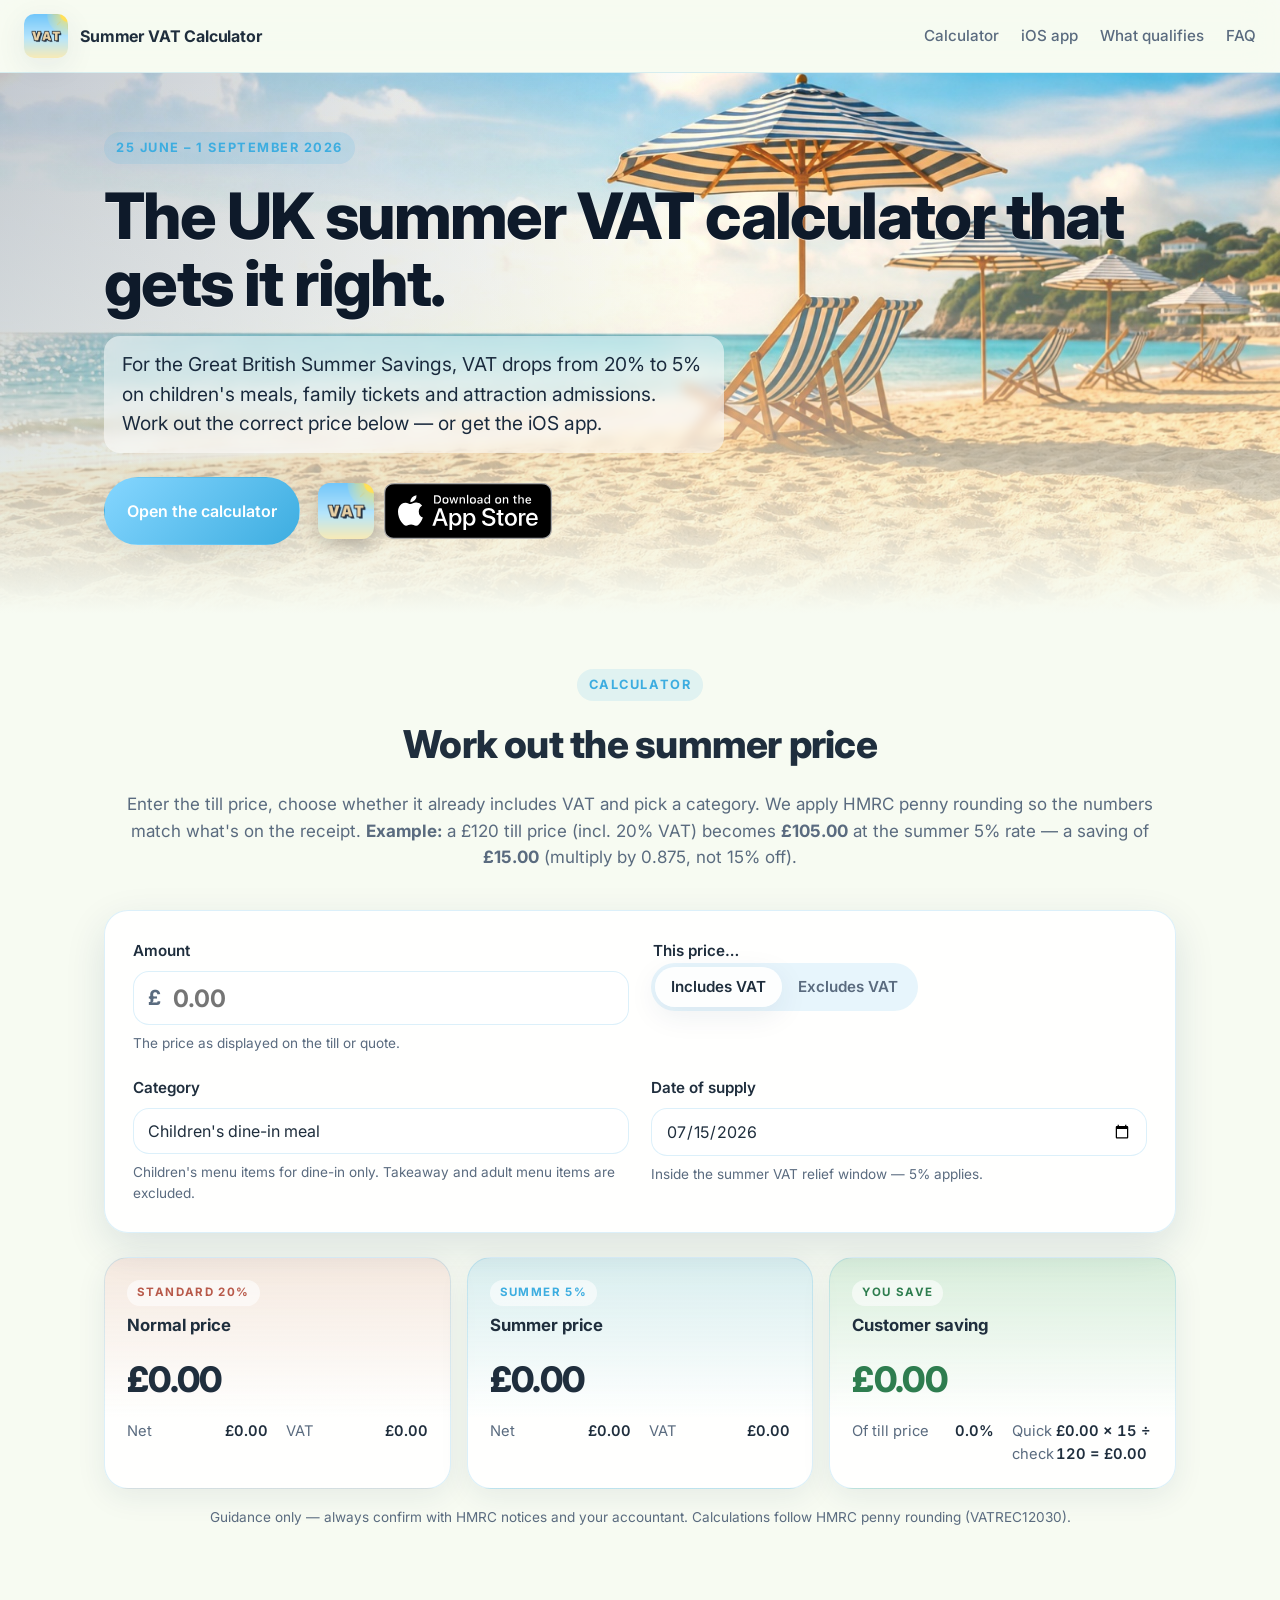
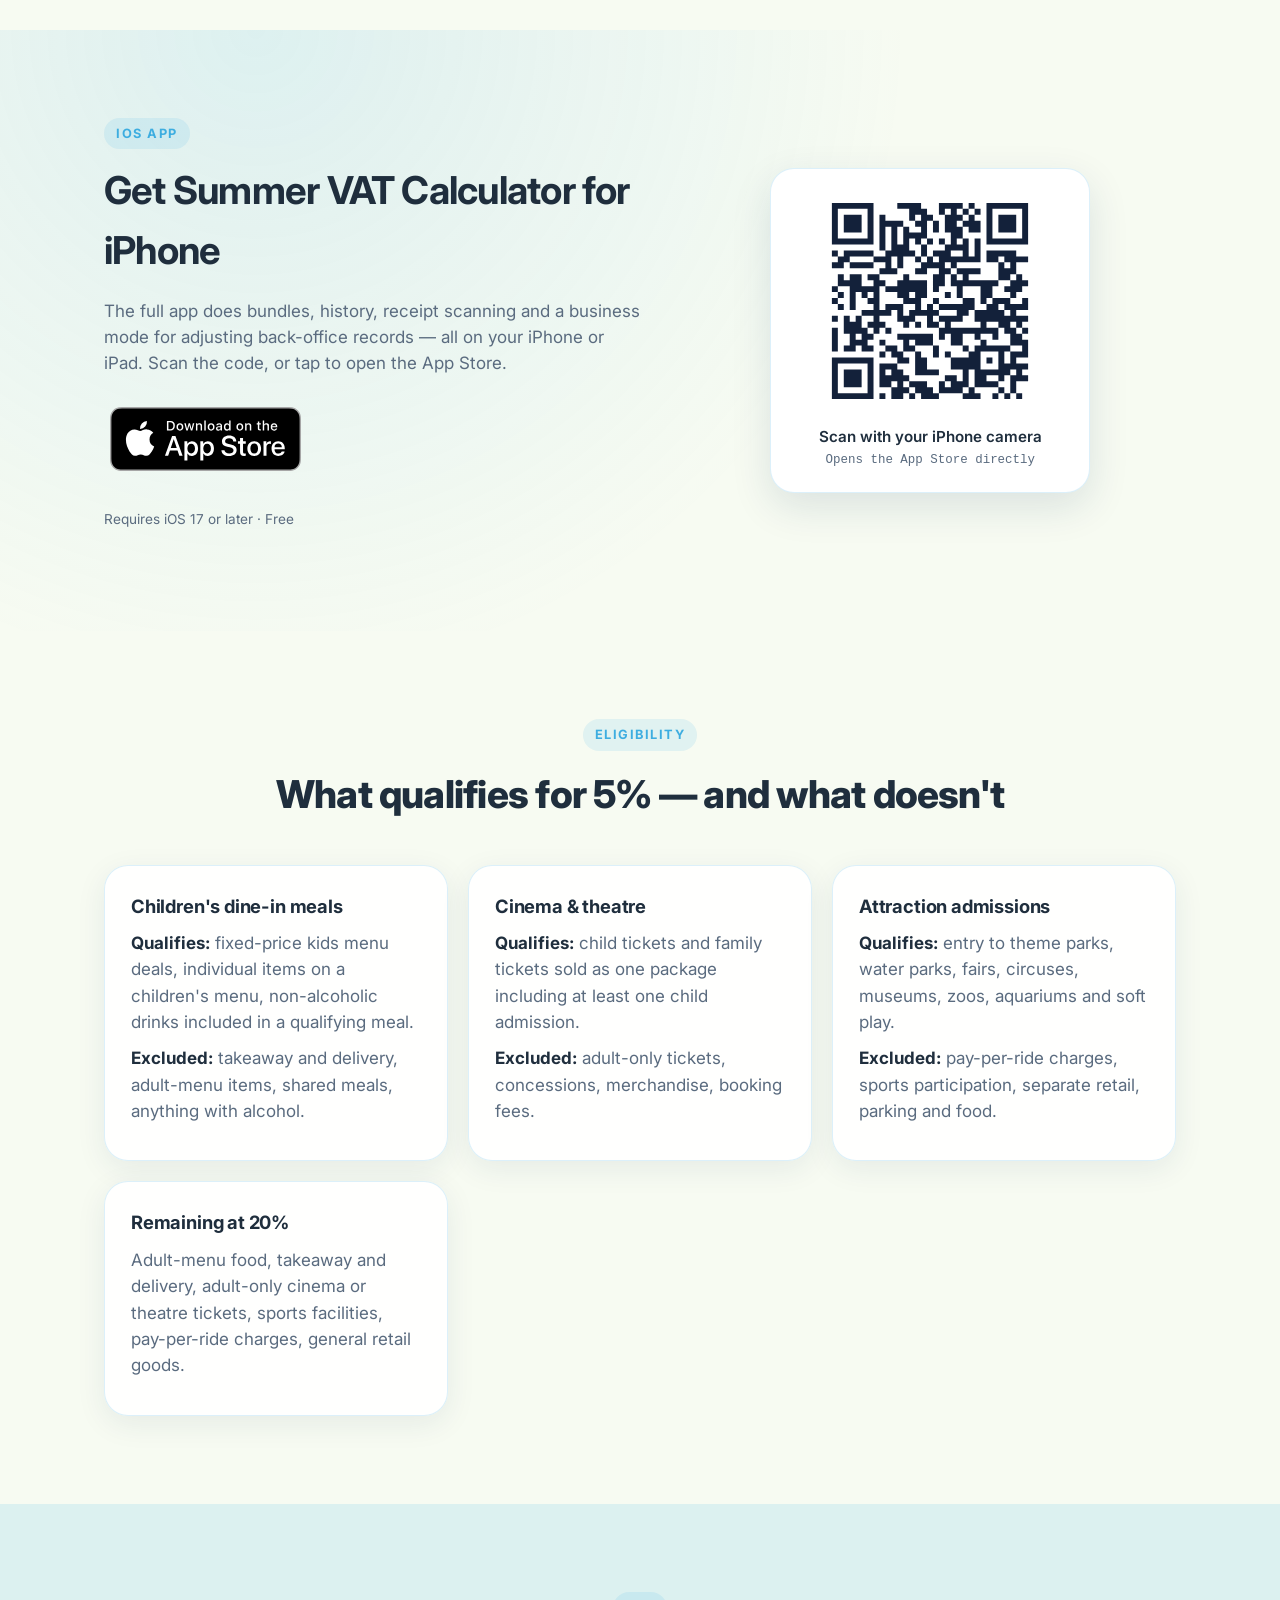
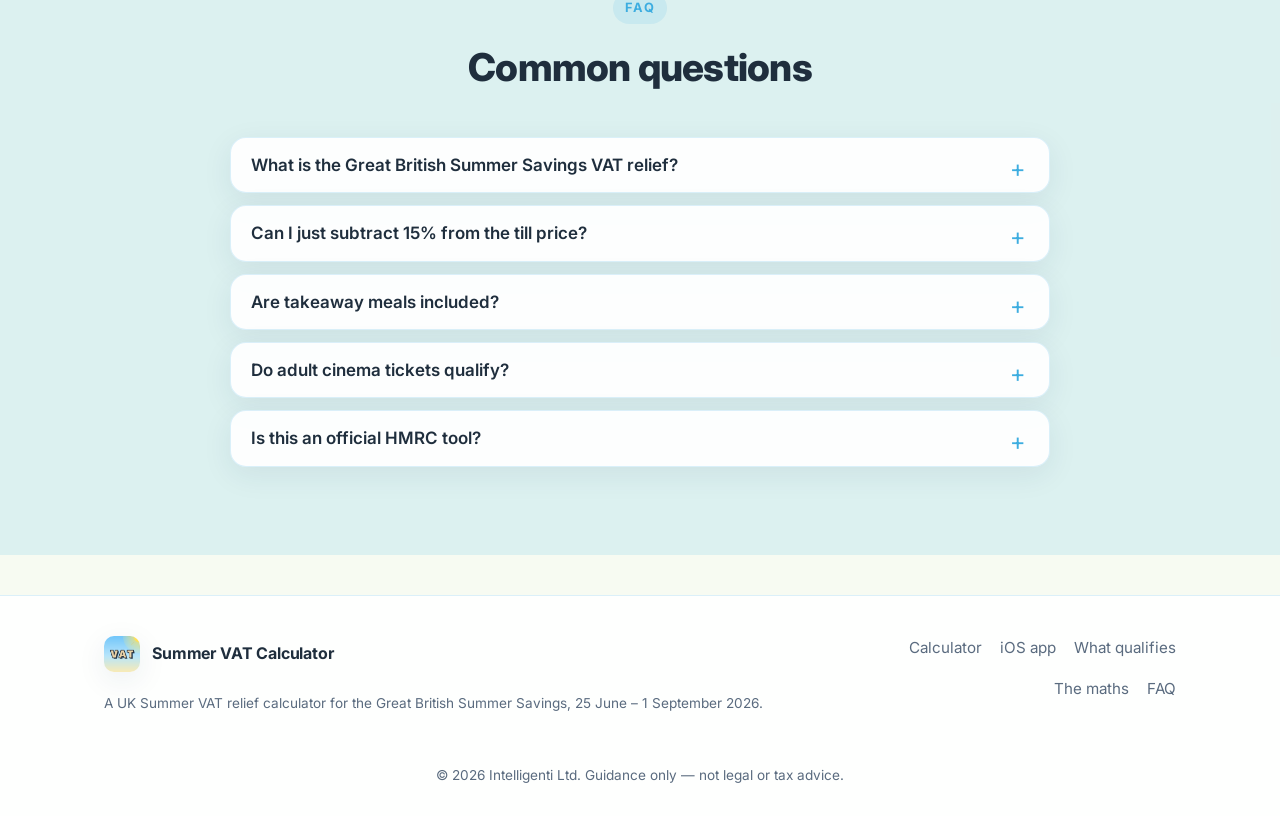
<file: index.html>
<!doctype html>
<html lang="en-GB">
  <head>
    <meta charset="utf-8" />
    <meta name="viewport" content="width=device-width, initial-scale=1, viewport-fit=cover" />
    <meta name="theme-color" content="#3DAEE0" media="(prefers-color-scheme: light)" />
    <meta name="theme-color" content="#13213A" media="(prefers-color-scheme: dark)" />

    <title>Summer VAT Calculator — UK 5% VAT Relief (25 Jun – 1 Sept 2026)</title>
    <meta
      name="description"
      content="Free UK Summer VAT relief calculator for the Great British Summer Savings (25 June – 1 September 2026). Converts a 20% VAT price to the correct 5% summer price — multiply by 0.875, not subtract 15%. £120 becomes £105, saving £15. Covers children's dine-in meals, family cinema and theatre tickets, and attraction admissions, with HMRC penny rounding."
    />
    <meta name="keywords" content="UK summer VAT relief, Great British Summer Savings, summer VAT calculator, 5% VAT 2026, children's meals VAT, family ticket VAT, HMRC summer VAT, Summer VAT Calculator app" />
    <meta name="author" content="Intelligenti Ltd" />
    <link rel="canonical" href="https://summervatcalculator.co.uk/" />
    <link rel="alternate" type="text/plain" title="Markdown bundle for LLMs" href="llms-full.txt" />

    <meta name="apple-itunes-app" content="app-id=6774140450">

    <meta property="og:type" content="website" />
    <meta property="og:site_name" content="Summer VAT Calculator" />
    <meta property="og:title" content="Summer VAT Calculator — UK 5% VAT Relief (25 Jun – 1 Sept 2026)" />
    <meta
      property="og:description"
      content="Work out the correct 5% summer VAT price for qualifying supplies between 25 June and 1 September 2026 — without the 15%-off mistake."
    />
    <meta property="og:url" content="https://summervatcalculator.co.uk/" />
    <meta property="og:image" content="https://summervatcalculator.co.uk/images/og-image.jpg" />
    <meta property="og:image:width" content="1200" />
    <meta property="og:image:height" content="630" />
    <meta property="og:locale" content="en_GB" />

    <meta name="twitter:card" content="summary_large_image" />
    <meta name="twitter:title" content="Summer VAT Calculator — UK 5% VAT Relief (25 Jun – 1 Sept 2026)" />
    <meta
      name="twitter:description"
      content="Work out the correct 5% summer VAT price for qualifying supplies between 25 June and 1 September 2026."
    />
    <meta name="twitter:image" content="https://summervatcalculator.co.uk/images/og-image.jpg" />

    <link rel="icon" type="image/png" sizes="32x32" href="images/favicon-32.png" />
    <link rel="icon" type="image/png" sizes="192x192" href="images/icon-192.png" />
    <link rel="icon" type="image/png" sizes="512x512" href="images/favicon-512.png" />
    <link rel="apple-touch-icon" sizes="180x180" href="images/apple-touch-icon.png" />
    <link rel="manifest" href="site.webmanifest" />

    <link rel="preload" as="image" href="images/beach.jpg" fetchpriority="high" />
    <link rel="preconnect" href="https://fonts.googleapis.com" />
    <link rel="preconnect" href="https://fonts.gstatic.com" crossorigin />
    <link
      rel="stylesheet"
      href="https://fonts.googleapis.com/css2?family=Inter:wght@400;500;600;700;800&display=swap"
    />
    <link rel="stylesheet" href="styles.css" />

    <!-- GoatCounter analytics: cookieless, no personal data, no consent
         banner needed under UK PECR. Register the subdomain below at
         https://goatcounter.com/signup. If you pick a different name,
         update the data-goatcounter URL on every page in /web/. -->
    <script data-goatcounter="https://summervatcalculator.goatcounter.com/count"
            async src="//gc.zgo.at/count.js"></script>

    <script type="application/ld+json">
      {
        "@context": "https://schema.org",
        "@type": "Organization",
        "@id": "https://summervatcalculator.co.uk/#publisher",
        "name": "Intelligenti Ltd",
        "url": "https://summervatcalculator.co.uk/",
        "logo": "https://summervatcalculator.co.uk/images/app-icon.png",
        "email": "support@intelligenti.com",
        "areaServed": "GB",
        "contactPoint": {
          "@type": "ContactPoint",
          "email": "support@intelligenti.com",
          "contactType": "customer support",
          "availableLanguage": "en-GB"
        }
      }
    </script>

    <script type="application/ld+json">
      {
        "@context": "https://schema.org",
        "@type": "WebApplication",
        "@id": "https://summervatcalculator.co.uk/#webapp",
        "name": "Summer VAT Calculator",
        "applicationCategory": "FinanceApplication",
        "applicationSubCategory": "Tax Calculator",
        "operatingSystem": "Web, iOS 17, iPadOS 17",
        "description": "UK Summer VAT relief calculator for the Great British Summer Savings (25 June \u2013 1 September 2026). Works out the correct 5% summer price for children's dine-in meals, family cinema and theatre tickets, and attraction admissions, with HMRC penny rounding.",
        "url": "https://summervatcalculator.co.uk/",
        "image": "https://summervatcalculator.co.uk/images/og-image.jpg",
        "inLanguage": "en-GB",
        "isAccessibleForFree": true,
        "offers": {
          "@type": "Offer",
          "price": "0",
          "priceCurrency": "GBP"
        },
        "publisher": { "@id": "https://summervatcalculator.co.uk/#publisher" },
        "author": { "@id": "https://summervatcalculator.co.uk/#publisher" }
      }
    </script>

    <script type="application/ld+json">
      {
        "@context": "https://schema.org",
        "@type": "HowTo",
        "name": "Work out the UK summer VAT price (20% \u2192 5%)",
        "description": "Convert a UK till price that includes 20% VAT into the equivalent price at 5% VAT during the Great British Summer Savings relief window (25 June \u2013 1 September 2026).",
        "totalTime": "PT15S",
        "estimatedCost": { "@type": "MonetaryAmount", "currency": "GBP", "value": "0" },
        "step": [
          {
            "@type": "HowToStep",
            "position": 1,
            "name": "Enter the till price",
            "text": "Type the till price as displayed and pick whether it includes or excludes VAT."
          },
          {
            "@type": "HowToStep",
            "position": 2,
            "name": "Choose the category",
            "text": "Pick children's dine-in meal, cinema (child or family), theatre (child or family), attraction admission, or other / not eligible."
          },
          {
            "@type": "HowToStep",
            "position": 3,
            "name": "Set the date of supply",
            "text": "Defaults to 15 July 2026. Outside the 25 June \u2013 1 September 2026 window the 5% card is shown struck through with a note."
          },
          {
            "@type": "HowToStep",
            "position": 4,
            "name": "Read the result",
            "text": "Three cards: normal 20% price, summer 5% price, and the customer saving. Example: \u00a3120 till price becomes \u00a3105 \u2014 saving \u00a315."
          }
        ],
        "author": { "@id": "https://summervatcalculator.co.uk/#publisher" }
      }
    </script>

    <script type="application/ld+json">
      {
        "@context": "https://schema.org",
        "@type": "FAQPage",
        "mainEntity": [
          {
            "@type": "Question",
            "name": "What is the Great British Summer Savings VAT relief?",
            "acceptedAnswer": {
              "@type": "Answer",
              "text": "A temporary reduction of UK VAT from 20% to 5% on selected family-focused supplies between 25 June and 1 September 2026. It applies to children's dine-in meals, child or family cinema and theatre tickets, and admissions to attractions like theme parks, zoos and museums."
            }
          },
          {
            "@type": "Question",
            "name": "Can I just subtract 15% from the till price?",
            "acceptedAnswer": {
              "@type": "Answer",
              "text": "No. The rate drops by 15 percentage points, but that is not 15% off the price. The correct adjustment on a price that includes 20% VAT is to multiply by 0.875 (12.5% off) — because 1.05 ÷ 1.20 = 0.875. See the full working at /maths/."
            }
          },
          {
            "@type": "Question",
            "name": "Are takeaway meals included?",
            "acceptedAnswer": {
              "@type": "Answer",
              "text": "No. Only dine-in children's meals from the children's menu qualify. Takeaway and delivery are excluded."
            }
          },
          {
            "@type": "Question",
            "name": "Do adult cinema tickets qualify?",
            "acceptedAnswer": {
              "@type": "Answer",
              "text": "Only child tickets and family tickets (sold as one package including at least one child admission) qualify. Adult-only tickets stay at 20% VAT."
            }
          }
        ]
      }
    </script>
  </head>
  <body>
    <a class="skip-link" href="#calculator">Skip to calculator</a>

    <header class="site-header">
      <a class="brand" href="#top" aria-label="Summer VAT Calculator home">
        <img src="images/app-icon.png" alt="" width="44" height="44" class="brand-icon" />
        <span class="brand-name">Summer VAT Calculator</span>
      </a>
      <nav aria-label="Primary">
        <a href="#calculator">Calculator</a>
        <a href="#download">iOS app</a>
        <a href="#what-qualifies">What qualifies</a>
        <a href="#faq">FAQ</a>
      </nav>
    </header>

    <main id="top">
      <section class="hero hero-compact" aria-labelledby="hero-title">
        <div class="hero-media" aria-hidden="true">
          <img
            src="images/beach.jpg"
            alt=""
            width="1600"
            height="1067"
            fetchpriority="high"
            decoding="async"
          />
          <div class="hero-overlay"></div>
        </div>
        <div class="hero-content">
          <span class="eyebrow">25 June – 1 September 2026</span>
          <h1 id="hero-title">
            The UK summer VAT calculator that gets it right.
          </h1>
          <p class="lede">
            For the Great British Summer Savings, VAT drops from 20% to 5% on
            children's meals, family tickets and attraction admissions. Work
            out the correct price below — or get the iOS app.
          </p>
          <div class="cta-row">
            <a class="btn btn-primary" href="#calculator">Open the calculator</a>
            <a
              class="app-store-badge app-store-badge-with-icon"
              href="https://apps.apple.com/app/id6774140450?pt=PROVIDER_TOKEN&amp;ct=web_hero&amp;mt=8"
              target="_blank"
              rel="noopener"
              aria-label="Download Summer VAT Calculator on the App Store"
              data-goatcounter-click="app-store-hero"
              data-goatcounter-title="App Store badge — hero"
            >
              <img
                class="app-store-badge-icon"
                src="images/app-icon.png"
                alt=""
                width="56"
                height="56"
              />
              <picture>
                <source srcset="images/app-store-badge-white.svg" media="(prefers-color-scheme: dark)" />
                <img src="images/app-store-badge-black.svg" alt="Download on the App Store" width="167" height="56" />
              </picture>
            </a>
          </div>
        </div>
      </section>

      <section id="calculator" class="section calc-section" aria-labelledby="calc-title">
        <div class="container">
          <header class="section-header">
            <span class="eyebrow">Calculator</span>
            <h2 id="calc-title">Work out the summer price</h2>
            <p class="muted">
              Enter the till price, choose whether it already includes VAT and
              pick a category. We apply HMRC penny rounding so the numbers
              match what's on the receipt. <strong>Example:</strong>
              a £120 till price (incl. 20% VAT) becomes <strong>£105.00</strong>
              at the summer 5% rate — a saving of <strong>£15.00</strong>
              (multiply by 0.875, not 15% off).
            </p>
          </header>

          <noscript>
            <div class="calc-card" role="note" aria-label="JavaScript required">
              <p><strong>The interactive calculator needs JavaScript.</strong>
                Until it loads, here's the maths in one line:</p>
              <p>For a price that <em>includes</em> 20% VAT, multiply by
                <strong>0.875</strong> to get the summer 5% price. Example:
                £120 × 0.875 = £105 (save £15). For the full working see
                <a href="maths/">The maths</a>.</p>
            </div>
          </noscript>

          <form id="vat-form" class="calc-card" novalidate>
            <div class="field">
              <label for="amount">Amount</label>
              <div class="amount-input">
                <span class="currency">£</span>
                <input
                  type="text"
                  inputmode="decimal"
                  id="amount"
                  name="amount"
                  placeholder="0.00"
                  autocomplete="off"
                  aria-describedby="amount-help"
                />
              </div>
              <p id="amount-help" class="hint">The price as displayed on the till or quote.</p>
            </div>

            <fieldset class="field">
              <legend>This price…</legend>
              <div class="segmented" role="radiogroup" aria-label="Price basis">
                <input type="radio" id="basis-gross" name="basis" value="gross" checked />
                <label for="basis-gross">Includes VAT</label>
                <input type="radio" id="basis-net" name="basis" value="net" />
                <label for="basis-net">Excludes VAT</label>
              </div>
            </fieldset>

            <div class="field">
              <label for="category">Category</label>
              <select id="category" name="category">
                <option value="childrensMealDineIn">Children's dine-in meal</option>
                <option value="cinemaChildOrFamilyTicket">Cinema — child or family ticket</option>
                <option value="theatreChildOrFamilyTicket">Theatre — child or family ticket</option>
                <option value="attractionAdmission">Attraction admission</option>
                <option value="other">Other / not eligible</option>
              </select>
              <p id="cat-help" class="hint" data-role="category-hint">
                Children's menu items for dine-in only. Takeaway and adult menu items are excluded.
              </p>
            </div>

            <div class="field">
              <label for="date">Date of supply</label>
              <input type="date" id="date" name="date" value="2026-07-15" min="2026-01-01" max="2027-01-01" />
              <p id="date-help" class="hint" data-role="date-hint"></p>
            </div>
          </form>

          <div class="results" aria-live="polite">
            <article class="result-card result-standard">
              <header>
                <span class="tag">Standard 20%</span>
                <h3>Normal price</h3>
              </header>
              <p class="big" data-role="standard-gross">£0.00</p>
              <dl class="breakdown">
                <div><dt>Net</dt><dd data-role="standard-net">£0.00</dd></div>
                <div><dt>VAT</dt><dd data-role="standard-vat">£0.00</dd></div>
              </dl>
            </article>

            <article class="result-card result-reduced" data-role="reduced-card">
              <header>
                <span class="tag tag-reduced">Summer 5%</span>
                <h3>Summer price</h3>
              </header>
              <p class="big" data-role="reduced-gross">£0.00</p>
              <dl class="breakdown">
                <div><dt>Net</dt><dd data-role="reduced-net">£0.00</dd></div>
                <div><dt>VAT</dt><dd data-role="reduced-vat">£0.00</dd></div>
              </dl>
              <p class="result-note" data-role="reduced-note" hidden></p>
            </article>

            <article class="result-card result-saving">
              <header>
                <span class="tag tag-saving">You save</span>
                <h3>Customer saving</h3>
              </header>
              <p class="big" data-role="saving">£0.00</p>
              <dl class="breakdown">
                <div><dt>Of till price</dt><dd data-role="saving-percent">0.0%</dd></div>
                <div><dt>Quick check</dt><dd data-role="quick-check">price × 15 ÷ 120</dd></div>
              </dl>
            </article>
          </div>

          <p class="disclaimer">
            Guidance only — always confirm with HMRC notices and your accountant.
            Calculations follow HMRC penny rounding (VATREC12030).
          </p>
        </div>
      </section>

      <section id="download" class="section section-download" aria-labelledby="download-title">
        <div class="container download-grid">
          <div>
            <span class="eyebrow">iOS app</span>
            <h2 id="download-title">Get Summer VAT Calculator for iPhone</h2>
            <p class="muted">
              The full app does bundles, history, receipt scanning and a
              business mode for adjusting back-office records — all on your
              iPhone or iPad. Scan the code, or tap to open the App Store.
            </p>
            <div class="cta-row">
              <a
                class="app-store-badge app-store-badge-lg"
                href="https://apps.apple.com/app/id6774140450?pt=PROVIDER_TOKEN&amp;ct=web_download&amp;mt=8"
                target="_blank"
                rel="noopener"
                aria-label="Download Summer VAT Calculator on the App Store"
                data-goatcounter-click="app-store-download"
                data-goatcounter-title="App Store badge — download section"
              >
                <picture>
                  <source srcset="images/app-store-badge-white.svg" media="(prefers-color-scheme: dark)" />
                  <img src="images/app-store-badge-black.svg" alt="Download on the App Store" width="191" height="64" />
                </picture>
              </a>
            </div>
            <p class="muted small">Requires iOS 17 or later · Free</p>
          </div>
          <figure class="qr-card" aria-labelledby="qr-caption">
            <img
              src="images/app-store-qr.svg"
              alt="QR code that opens Summer VAT Calculator on the App Store"
              width="220"
              height="220"
              loading="lazy"
              decoding="async"
            />
            <figcaption id="qr-caption">
              <span class="qr-title">Scan with your iPhone camera</span>
              <span class="qr-sub">Opens the App Store directly</span>
            </figcaption>
          </figure>
        </div>
      </section>

      <section id="what-qualifies" class="section" aria-labelledby="qualifies-title">
        <div class="container">
          <header class="section-header">
            <span class="eyebrow">Eligibility</span>
            <h2 id="qualifies-title">What qualifies for 5% — and what doesn't</h2>
          </header>

          <div class="grid two-col">
            <article class="card">
              <h3>Children's dine-in meals</h3>
              <p><strong>Qualifies:</strong> fixed-price kids menu deals, individual items on a children's menu, non-alcoholic drinks included in a qualifying meal.</p>
              <p><strong>Excluded:</strong> takeaway and delivery, adult-menu items, shared meals, anything with alcohol.</p>
            </article>
            <article class="card">
              <h3>Cinema & theatre</h3>
              <p><strong>Qualifies:</strong> child tickets and family tickets sold as one package including at least one child admission.</p>
              <p><strong>Excluded:</strong> adult-only tickets, concessions, merchandise, booking fees.</p>
            </article>
            <article class="card">
              <h3>Attraction admissions</h3>
              <p><strong>Qualifies:</strong> entry to theme parks, water parks, fairs, circuses, museums, zoos, aquariums and soft play.</p>
              <p><strong>Excluded:</strong> pay-per-ride charges, sports participation, separate retail, parking and food.</p>
            </article>
            <article class="card">
              <h3>Remaining at 20%</h3>
              <p>Adult-menu food, takeaway and delivery, adult-only cinema or theatre tickets, sports facilities, pay-per-ride charges, general retail goods.</p>
            </article>
          </div>
        </div>
      </section>

      <section id="faq" class="section section-tinted" aria-labelledby="faq-title">
        <div class="container">
          <header class="section-header">
            <span class="eyebrow">FAQ</span>
            <h2 id="faq-title">Common questions</h2>
          </header>

          <div class="faq">
            <details>
              <summary>What is the Great British Summer Savings VAT relief?</summary>
              <p>A temporary reduction of UK VAT from 20% to 5% on selected family-focused supplies between 25 June and 1 September 2026. It applies to children's dine-in meals, child or family cinema and theatre tickets, and admissions to attractions like theme parks, zoos and museums.</p>
            </details>
            <details>
              <summary>Can I just subtract 15% from the till price?</summary>
              <p>No. The rate drops by 15 percentage points, but that is not 15% off the price. The correct adjustment on a price that includes 20% VAT is to multiply by 0.875 (12.5% off) — because 1.05 ÷ 1.20 = 0.875.</p>
              <p><a href="maths/">Read the full working&nbsp;→</a></p>
            </details>
            <details>
              <summary>Are takeaway meals included?</summary>
              <p>No. Only dine-in children's meals from the children's menu qualify. Takeaway and delivery are excluded.</p>
            </details>
            <details>
              <summary>Do adult cinema tickets qualify?</summary>
              <p>Only child tickets and family tickets (sold as one package including at least one child admission) qualify. Adult-only tickets stay at 20% VAT.</p>
            </details>
            <details>
              <summary>Is this an official HMRC tool?</summary>
              <p>No. This is an independent calculator. Always confirm with current HMRC notices and your accountant.</p>
            </details>
          </div>
        </div>
      </section>
    </main>

    <footer class="site-footer">
      <div class="container footer-grid">
        <div>
          <div class="brand">
            <img src="images/app-icon.png" alt="" width="36" height="36" class="brand-icon" />
            <span class="brand-name">Summer VAT Calculator</span>
          </div>
          <p class="muted small">A UK Summer VAT relief calculator for the Great British Summer Savings, 25 June – 1 September 2026.</p>
        </div>
        <nav aria-label="Footer">
          <a href="#calculator">Calculator</a>
          <a href="#download">iOS app</a>
          <a href="#what-qualifies">What qualifies</a>
          <a href="maths/">The maths</a>
          <a href="#faq">FAQ</a>
        </nav>
        <p class="muted small copy">© <span id="year">2026</span> Intelligenti Ltd. Guidance only — not legal or tax advice.</p>
      </div>
    </footer>

    <script src="calculator.js" defer></script>
  </body>
</html>
</file>
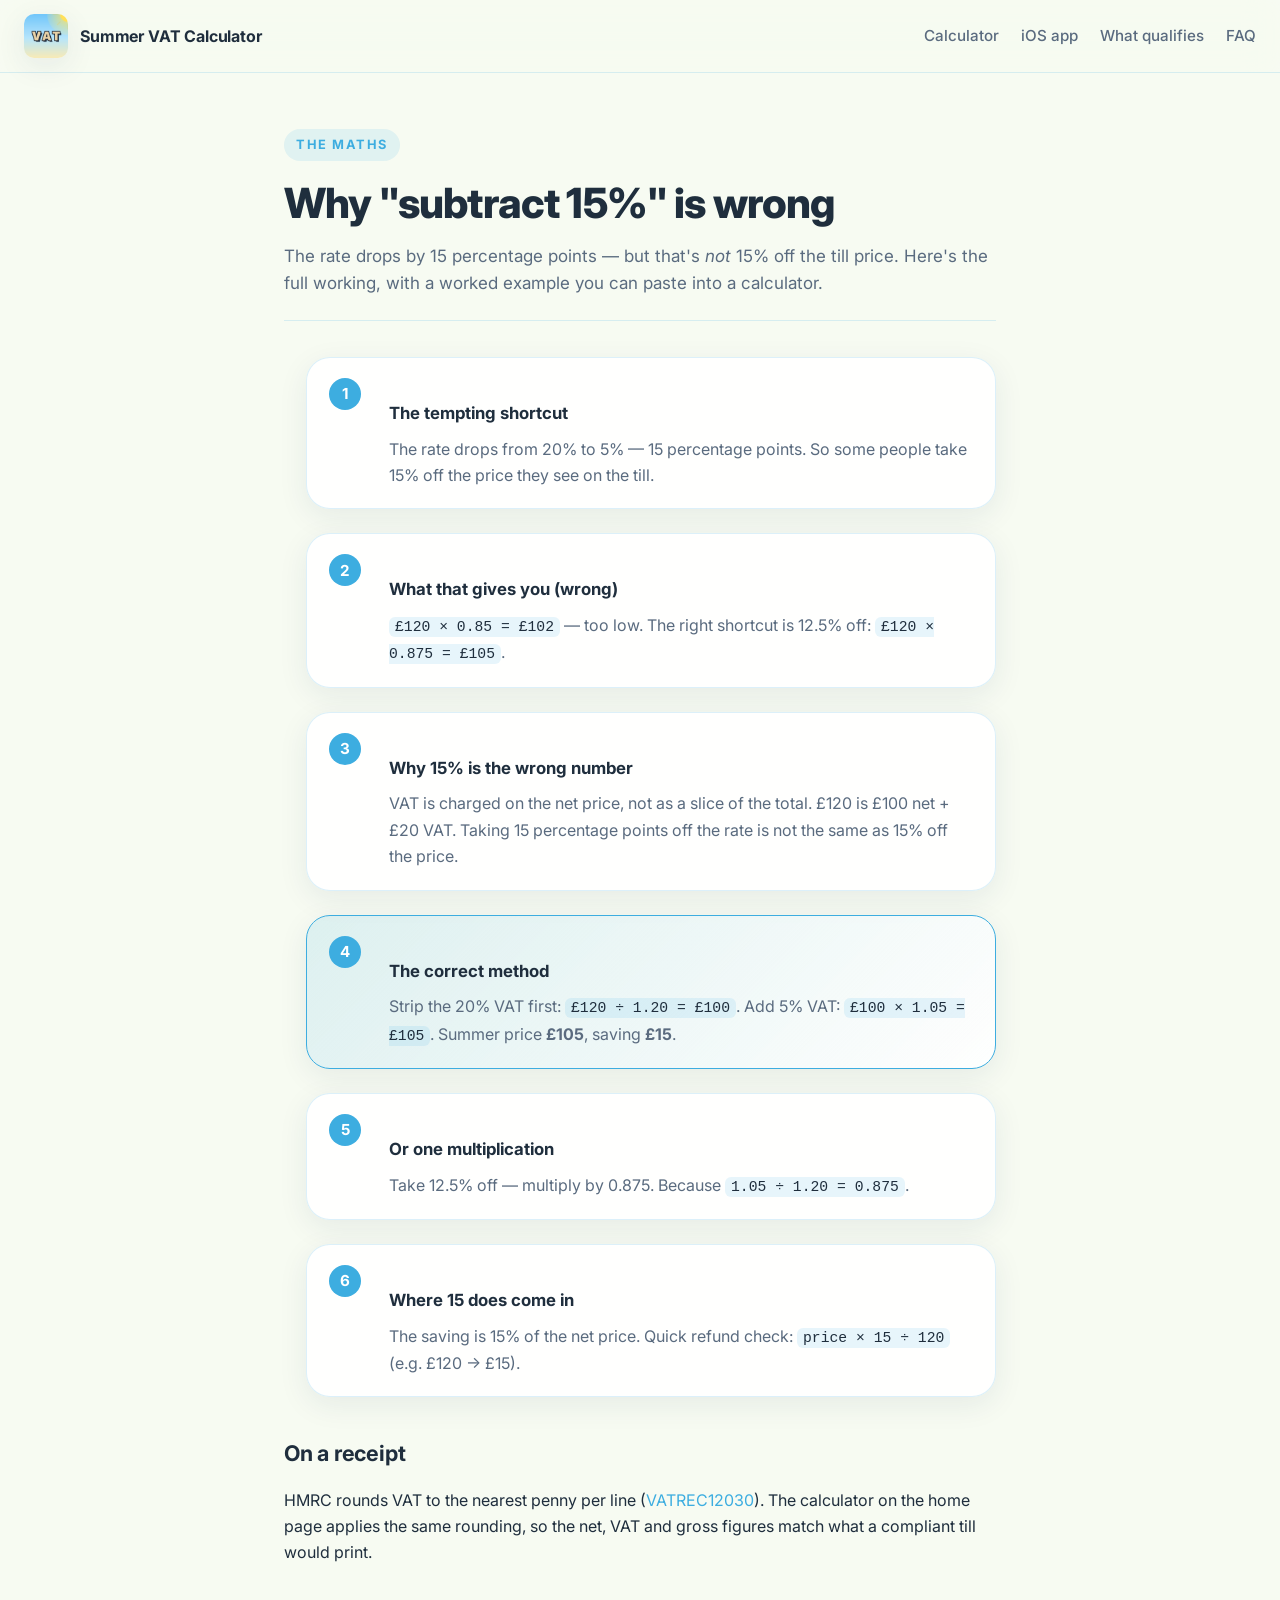
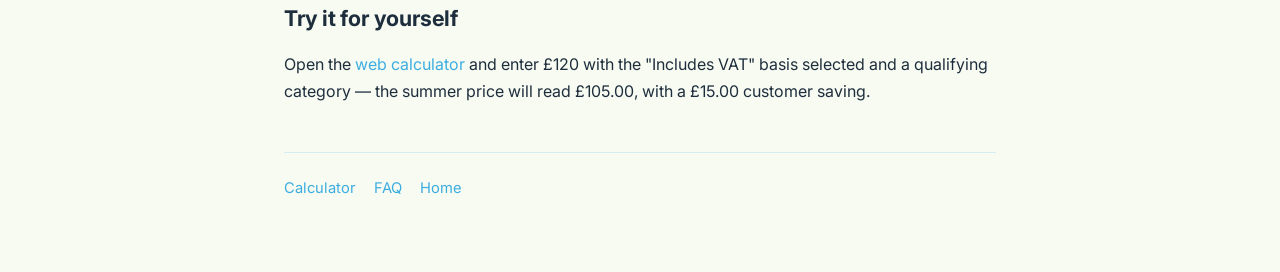
<file: maths/index.html>
<!doctype html>
<html lang="en-GB">
  <head>
    <meta charset="utf-8" />
    <meta name="viewport" content="width=device-width, initial-scale=1, viewport-fit=cover" />
    <meta name="theme-color" content="#3DAEE0" media="(prefers-color-scheme: light)" />
    <meta name="theme-color" content="#13213A" media="(prefers-color-scheme: dark)" />

    <title>The maths — why "subtract 15%" is wrong | Summer VAT Calculator</title>
    <meta
      name="description"
      content="In the UK Great British Summer Savings (25 June – 1 September 2026) VAT drops from 20% to 5% on qualifying supplies. The correct adjustment for a price that includes 20% VAT is to multiply by 0.875 (12.5% off), not 15% off. Full step-by-step working with a £120 worked example."
    />
    <link rel="canonical" href="https://summervatcalculator.co.uk/maths/" />
    <link rel="alternate" type="text/markdown" title="Markdown version" href="../maths.md" />

    <meta property="og:type" content="article" />
    <meta property="og:site_name" content="Summer VAT Calculator" />
    <meta property="og:title" content="The maths — why subtracting 15% is wrong" />
    <meta
      property="og:description"
      content="Step-by-step working for the UK Summer VAT relief: why 15%-off the till price is too much, and how to get to 5% the correct way."
    />
    <meta property="og:url" content="https://summervatcalculator.co.uk/maths/" />
    <meta property="og:image" content="https://summervatcalculator.co.uk/images/og-image.jpg" />
    <meta property="og:locale" content="en_GB" />

    <link rel="icon" type="image/png" sizes="32x32" href="../images/favicon-32.png" />
    <link rel="icon" type="image/png" sizes="192x192" href="../images/icon-192.png" />
    <link rel="apple-touch-icon" sizes="180x180" href="../images/apple-touch-icon.png" />

    <link rel="preconnect" href="https://fonts.googleapis.com" />
    <link rel="preconnect" href="https://fonts.gstatic.com" crossorigin />
    <link
      rel="stylesheet"
      href="https://fonts.googleapis.com/css2?family=Inter:wght@400;500;600;700;800&display=swap"
    />
    <link rel="stylesheet" href="../styles.css" />

    <script type="application/ld+json">
      {
        "@context": "https://schema.org",
        "@type": "HowTo",
        "name": "Calculate the correct UK summer VAT price (20% \u2192 5%)",
        "description": "Convert a price that includes 20% VAT to the equivalent price at 5% VAT during the UK Great British Summer Savings relief window (25 June \u2013 1 September 2026), using HMRC penny rounding.",
        "totalTime": "PT30S",
        "estimatedCost": {
          "@type": "MonetaryAmount",
          "currency": "GBP",
          "value": "0"
        },
        "supply": [
          { "@type": "HowToSupply", "name": "Till price that includes 20% VAT" }
        ],
        "tool": [
          { "@type": "HowToTool", "name": "Calculator" }
        ],
        "step": [
          {
            "@type": "HowToStep",
            "position": 1,
            "name": "Strip the 20% VAT",
            "text": "Divide the till price by 1.20 to get the net amount. \u00a3120 \u00f7 1.20 = \u00a3100."
          },
          {
            "@type": "HowToStep",
            "position": 2,
            "name": "Add 5% VAT",
            "text": "Multiply the net amount by 1.05. \u00a3100 \u00d7 1.05 = \u00a3105. The summer price is \u00a3105.00 and the customer saving is \u00a315.00."
          },
          {
            "@type": "HowToStep",
            "position": 3,
            "name": "Or use the one-step shortcut",
            "text": "Multiply the till price by 0.875, because 1.05 \u00f7 1.20 = 0.875. \u00a3120 \u00d7 0.875 = \u00a3105. Same answer in one multiplication."
          }
        ],
        "author": {
          "@type": "Organization",
          "name": "Intelligenti Ltd"
        }
      }
    </script>

    <script type="application/ld+json">
      {
        "@context": "https://schema.org",
        "@type": "BreadcrumbList",
        "itemListElement": [
          {
            "@type": "ListItem",
            "position": 1,
            "name": "Home",
            "item": "https://summervatcalculator.co.uk/"
          },
          {
            "@type": "ListItem",
            "position": 2,
            "name": "The maths",
            "item": "https://summervatcalculator.co.uk/maths/"
          }
        ]
      }
    </script>

    <script data-goatcounter="https://summervatcalculator.goatcounter.com/count"
            async src="//gc.zgo.at/count.js"></script>
  </head>
  <body>
    <a class="skip-link" href="#main">Skip to content</a>

    <header class="site-header">
      <a class="brand" href="../" aria-label="Summer VAT Calculator home">
        <img src="../images/app-icon.png" alt="" width="44" height="44" class="brand-icon" />
        <span class="brand-name">Summer VAT Calculator</span>
      </a>
      <nav aria-label="Primary">
        <a href="../#calculator">Calculator</a>
        <a href="../#download">iOS app</a>
        <a href="../#what-qualifies">What qualifies</a>
        <a href="../#faq">FAQ</a>
      </nav>
    </header>

    <main id="main" class="legal-page">
      <div class="container">
        <header class="legal-header">
          <span class="eyebrow">The maths</span>
          <h1>Why "subtract 15%" is wrong</h1>
          <p>
            The rate drops by 15 percentage points — but that's <em>not</em>
            15% off the till price. Here's the full working, with a worked
            example you can paste into a calculator.
          </p>
        </header>

        <article class="legal-content">
          <ol class="working">
            <li>
              <span class="step-num">1</span>
              <div>
                <h3>The tempting shortcut</h3>
                <p>
                  The rate drops from 20% to 5% — 15 percentage points. So
                  some people take 15% off the price they see on the till.
                </p>
              </div>
            </li>
            <li>
              <span class="step-num">2</span>
              <div>
                <h3>What that gives you (wrong)</h3>
                <p>
                  <code>£120 × 0.85 = £102</code> — too low. The right
                  shortcut is 12.5% off:
                  <code>£120 × 0.875 = £105</code>.
                </p>
              </div>
            </li>
            <li>
              <span class="step-num">3</span>
              <div>
                <h3>Why 15% is the wrong number</h3>
                <p>
                  VAT is charged on the net price, not as a slice of the
                  total. £120 is £100 net + £20 VAT. Taking 15 percentage
                  points off the rate is not the same as 15% off the price.
                </p>
              </div>
            </li>
            <li class="answer">
              <span class="step-num">4</span>
              <div>
                <h3>The correct method</h3>
                <p>
                  Strip the 20% VAT first:
                  <code>£120 ÷ 1.20 = £100</code>. Add 5% VAT:
                  <code>£100 × 1.05 = £105</code>. Summer price
                  <strong>£105</strong>, saving <strong>£15</strong>.
                </p>
              </div>
            </li>
            <li>
              <span class="step-num">5</span>
              <div>
                <h3>Or one multiplication</h3>
                <p>
                  Take 12.5% off — multiply by 0.875. Because
                  <code>1.05 ÷ 1.20 = 0.875</code>.
                </p>
              </div>
            </li>
            <li>
              <span class="step-num">6</span>
              <div>
                <h3>Where 15 does come in</h3>
                <p>
                  The saving is 15% of the net price. Quick refund check:
                  <code>price × 15 ÷ 120</code> (e.g. £120 → £15).
                </p>
              </div>
            </li>
          </ol>

          <h2 id="receipt">On a receipt</h2>
          <p>
            HMRC rounds VAT to the nearest penny per line
            (<a href="https://www.gov.uk/government/publications/vat-notice-70021-keeping-vat-records" target="_blank" rel="noopener">VATREC12030</a>).
            The calculator on the home page applies the same rounding, so the
            net, VAT and gross figures match what a compliant till would
            print.
          </p>

          <h2 id="try">Try it for yourself</h2>
          <p>
            Open the
            <a href="../#calculator">web calculator</a>
            and enter £120 with the "Includes VAT" basis selected and a
            qualifying category — the summer price will read £105.00, with a
            £15.00 customer saving.
          </p>
        </article>

        <nav class="legal-footer-links" aria-label="Related">
          <a href="../#calculator">Calculator</a>
          <a href="../#faq">FAQ</a>
          <a href="../">Home</a>
        </nav>
      </div>
    </main>
  </body>
</html>
</file>
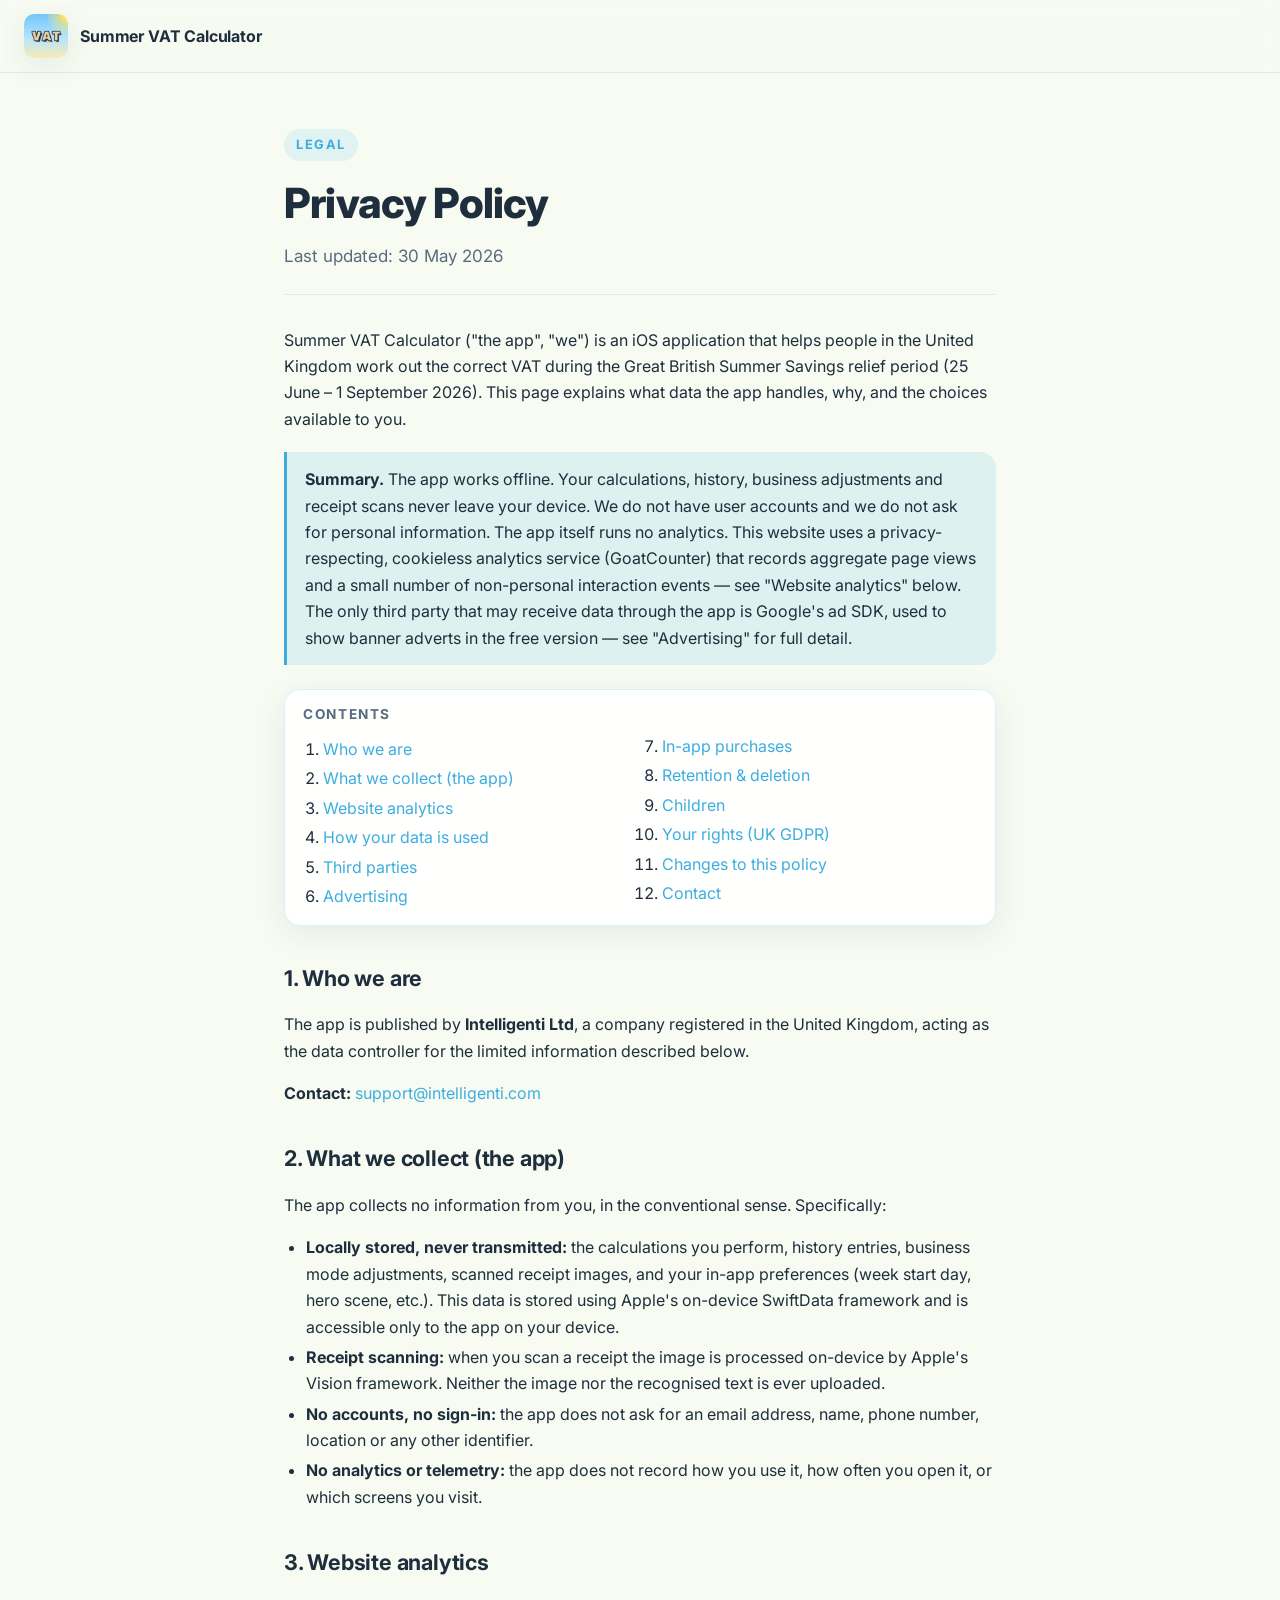
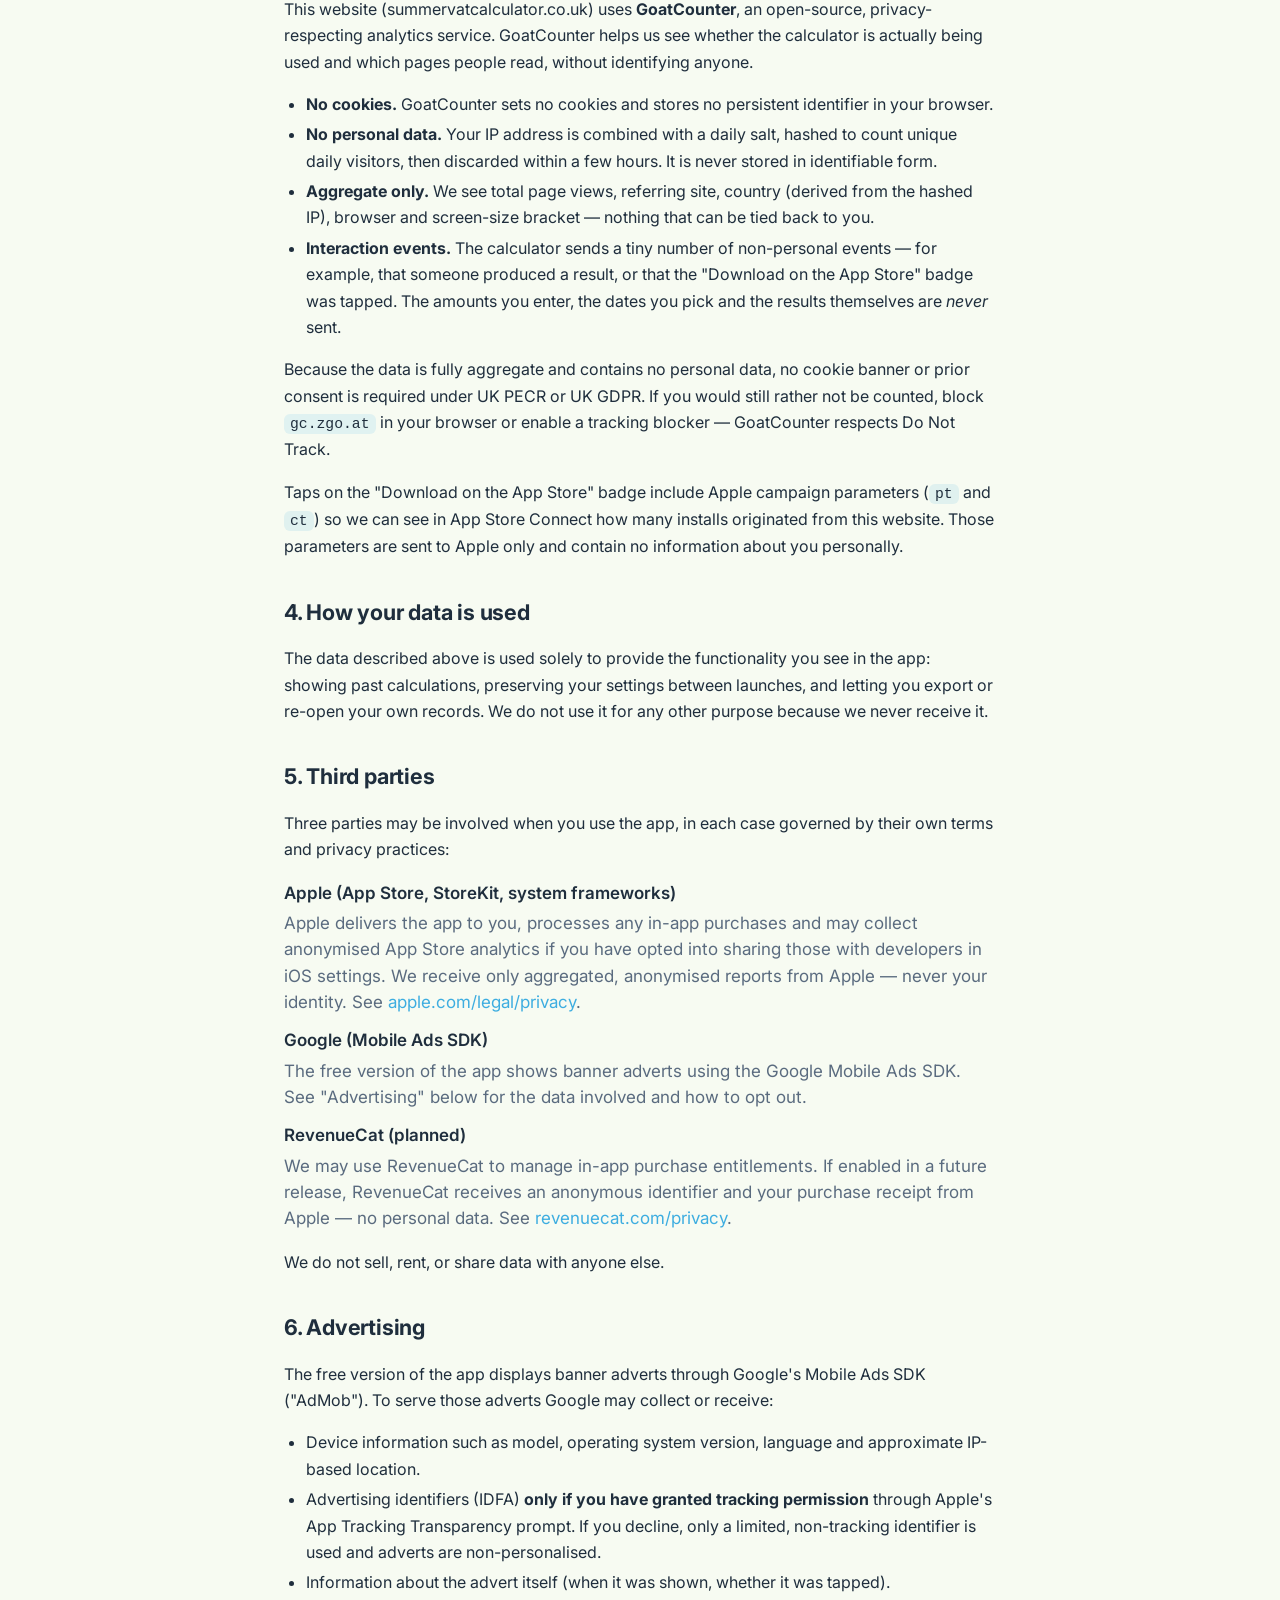
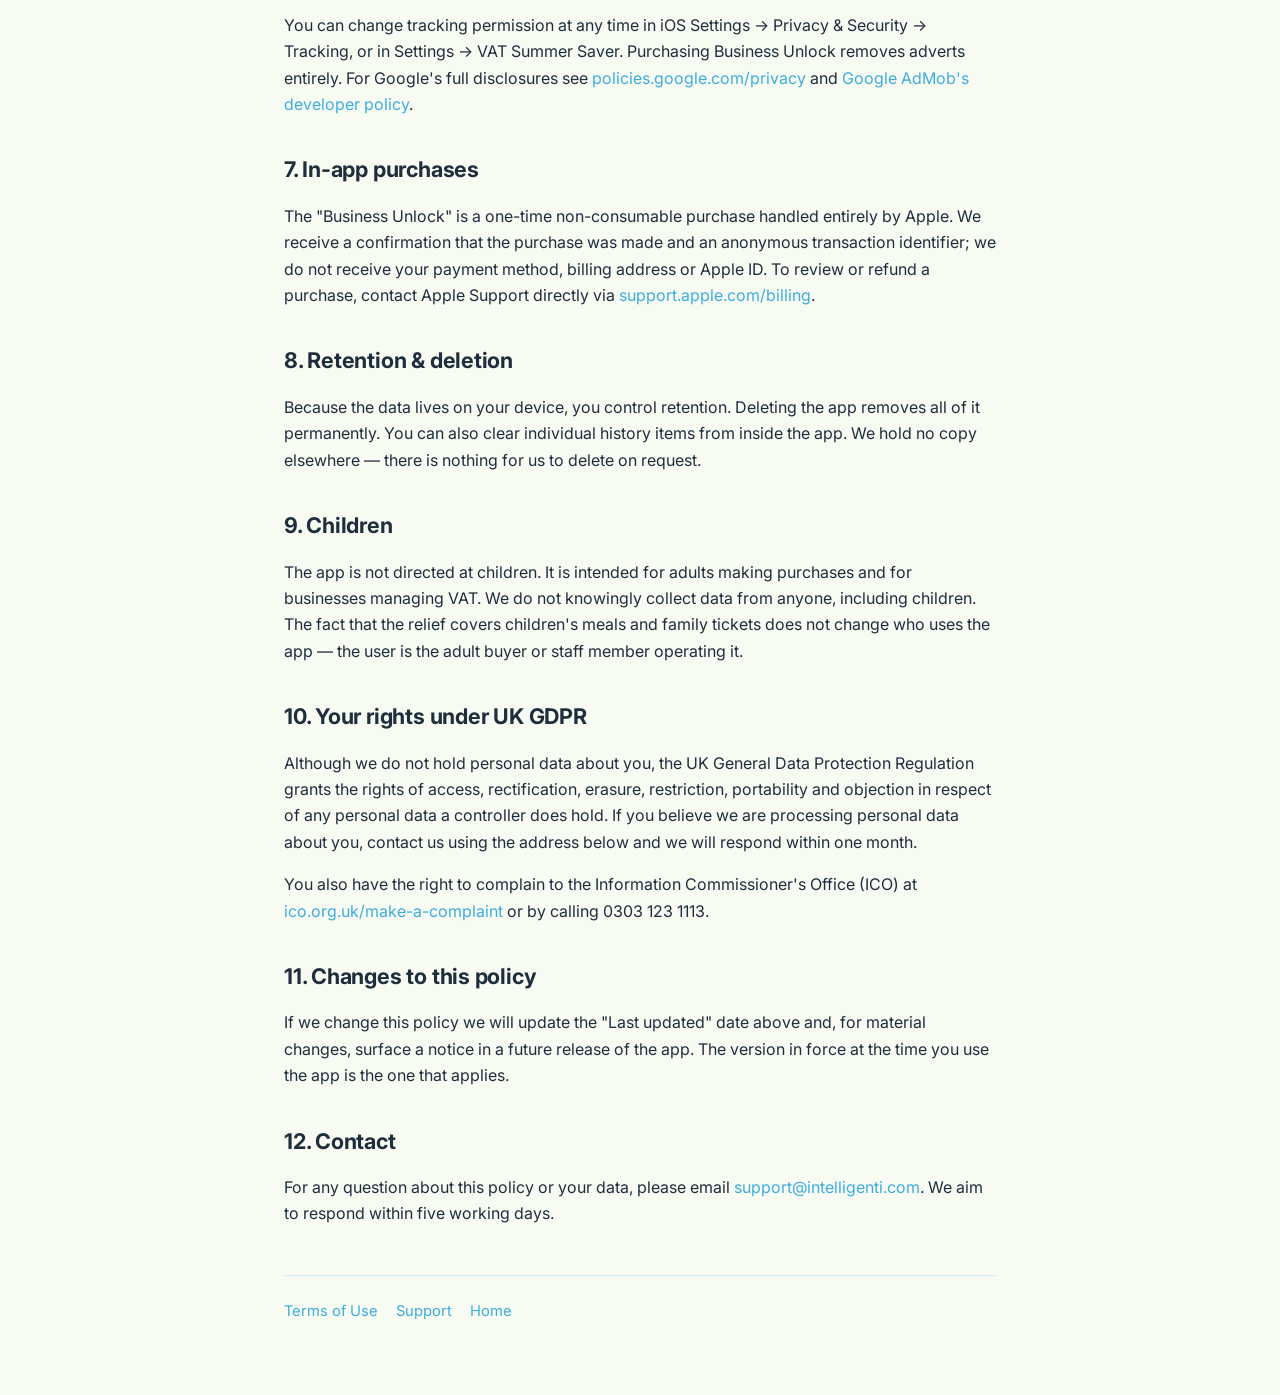
<file: privacy/index.html>
<!doctype html>
<html lang="en-GB">
  <head>
    <meta charset="utf-8" />
    <meta name="viewport" content="width=device-width, initial-scale=1, viewport-fit=cover" />
    <meta name="theme-color" content="#3DAEE0" media="(prefers-color-scheme: light)" />
    <meta name="theme-color" content="#13213A" media="(prefers-color-scheme: dark)" />

    <title>Privacy Policy — Summer VAT Calculator</title>
    <meta
      name="description"
      content="How Summer VAT Calculator handles your data. We store calculations and history locally on your device and do not collect personal information."
    />
    <link rel="canonical" href="https://summervatcalculator.co.uk/privacy/" />

    <link rel="icon" type="image/png" sizes="32x32" href="../images/favicon-32.png" />
    <link rel="icon" type="image/png" sizes="192x192" href="../images/icon-192.png" />
    <link rel="apple-touch-icon" sizes="180x180" href="../images/apple-touch-icon.png" />

    <link rel="preconnect" href="https://fonts.googleapis.com" />
    <link rel="preconnect" href="https://fonts.gstatic.com" crossorigin />
    <link
      rel="stylesheet"
      href="https://fonts.googleapis.com/css2?family=Inter:wght@400;500;600;700;800&display=swap"
    />
    <link rel="stylesheet" href="../styles.css" />

    <script type="application/ld+json">
      {
        "@context": "https://schema.org",
        "@type": "BreadcrumbList",
        "itemListElement": [
          { "@type": "ListItem", "position": 1, "name": "Home", "item": "https://summervatcalculator.co.uk/" },
          { "@type": "ListItem", "position": 2, "name": "Privacy Policy", "item": "https://summervatcalculator.co.uk/privacy/" }
        ]
      }
    </script>

    <script data-goatcounter="https://summervatcalculator.goatcounter.com/count"
            async src="//gc.zgo.at/count.js"></script>
  </head>
  <body>
    <a class="skip-link" href="#main">Skip to content</a>

    <header class="site-header">
      <a class="brand" href="../" aria-label="Summer VAT Calculator home">
        <img src="../images/app-icon.png" alt="" width="44" height="44" class="brand-icon" />
        <span class="brand-name">Summer VAT Calculator</span>
      </a>
    </header>

    <main id="main" class="legal-page">
      <div class="container">
        <header class="legal-header">
          <span class="eyebrow">Legal</span>
          <h1>Privacy Policy</h1>
          <p>Last updated: 30 May 2026</p>
        </header>

        <article class="legal-content">
          <p>
            Summer VAT Calculator ("the app", "we") is an iOS application that helps
            people in the United Kingdom work out the correct VAT during the
            Great British Summer Savings relief period (25 June – 1 September
            2026). This page explains what data the app handles, why, and the
            choices available to you.
          </p>

          <div class="callout">
            <p>
              <strong>Summary.</strong> The app works offline. Your
              calculations, history, business adjustments and receipt scans
              never leave your device. We do not have user accounts and we do
              not ask for personal information. The app itself runs no
              analytics. This website uses a privacy-respecting, cookieless
              analytics service (GoatCounter) that records aggregate page
              views and a small number of non-personal interaction events —
              see "Website analytics" below. The only third party that may
              receive data through the app is Google's ad SDK, used to show
              banner adverts in the free version — see "Advertising" for
              full detail.
            </p>
          </div>

          <nav class="legal-toc" aria-label="Contents">
            <h2>Contents</h2>
            <ol>
              <li><a href="#who">Who we are</a></li>
              <li><a href="#data">What we collect (the app)</a></li>
              <li><a href="#website-analytics">Website analytics</a></li>
              <li><a href="#how">How your data is used</a></li>
              <li><a href="#sharing">Third parties</a></li>
              <li><a href="#advertising">Advertising</a></li>
              <li><a href="#purchases">In-app purchases</a></li>
              <li><a href="#retention">Retention &amp; deletion</a></li>
              <li><a href="#children">Children</a></li>
              <li><a href="#rights">Your rights (UK GDPR)</a></li>
              <li><a href="#changes">Changes to this policy</a></li>
              <li><a href="#contact">Contact</a></li>
            </ol>
          </nav>

          <h2 id="who">1. Who we are</h2>
          <p>
            The app is published by <strong>Intelligenti Ltd</strong>, a
            company registered in the United Kingdom, acting as the data
            controller for the limited information described below.
          </p>
          <p>
            <strong>Contact:</strong>
            <a href="mailto:support@intelligenti.com">support@intelligenti.com</a>
          </p>

          <h2 id="data">2. What we collect (the app)</h2>
          <p>
            The app collects no information from you, in the conventional
            sense. Specifically:
          </p>
          <ul>
            <li>
              <strong>Locally stored, never transmitted:</strong> the
              calculations you perform, history entries, business mode
              adjustments, scanned receipt images, and your in-app
              preferences (week start day, hero scene, etc.). This data is
              stored using Apple's on-device SwiftData framework and is
              accessible only to the app on your device.
            </li>
            <li>
              <strong>Receipt scanning:</strong> when you scan a receipt the
              image is processed on-device by Apple's Vision framework.
              Neither the image nor the recognised text is ever uploaded.
            </li>
            <li>
              <strong>No accounts, no sign-in:</strong> the app does not ask
              for an email address, name, phone number, location or any
              other identifier.
            </li>
            <li>
              <strong>No analytics or telemetry:</strong> the app does not
              record how you use it, how often you open it, or which screens
              you visit.
            </li>
          </ul>

          <h2 id="website-analytics">3. Website analytics</h2>
          <p>
            This website (summervatcalculator.co.uk) uses
            <strong>GoatCounter</strong>, an open-source, privacy-respecting
            analytics service. GoatCounter helps us see whether the
            calculator is actually being used and which pages people read,
            without identifying anyone.
          </p>
          <ul>
            <li>
              <strong>No cookies.</strong> GoatCounter sets no cookies and
              stores no persistent identifier in your browser.
            </li>
            <li>
              <strong>No personal data.</strong> Your IP address is combined
              with a daily salt, hashed to count unique daily visitors, then
              discarded within a few hours. It is never stored in
              identifiable form.
            </li>
            <li>
              <strong>Aggregate only.</strong> We see total page views,
              referring site, country (derived from the hashed IP), browser
              and screen-size bracket — nothing that can be tied back to you.
            </li>
            <li>
              <strong>Interaction events.</strong> The calculator sends a
              tiny number of non-personal events — for example, that
              someone produced a result, or that the "Download on the App
              Store" badge was tapped. The amounts you enter, the dates you
              pick and the results themselves are <em>never</em> sent.
            </li>
          </ul>
          <p>
            Because the data is fully aggregate and contains no personal
            data, no cookie banner or prior consent is required under UK
            PECR or UK GDPR. If you would still rather not be counted, block
            <code>gc.zgo.at</code> in your browser or enable a tracking
            blocker — GoatCounter respects Do Not Track.
          </p>
          <p>
            Taps on the "Download on the App Store" badge include Apple
            campaign parameters (<code>pt</code> and <code>ct</code>) so we
            can see in App Store Connect how many installs originated from
            this website. Those parameters are sent to Apple only and
            contain no information about you personally.
          </p>

          <h2 id="how">4. How your data is used</h2>
          <p>
            The data described above is used solely to provide the
            functionality you see in the app: showing past calculations,
            preserving your settings between launches, and letting you export
            or re-open your own records. We do not use it for any other
            purpose because we never receive it.
          </p>

          <h2 id="sharing">5. Third parties</h2>
          <p>
            Three parties may be involved when you use the app, in each case
            governed by their own terms and privacy practices:
          </p>
          <dl>
            <dt>Apple (App Store, StoreKit, system frameworks)</dt>
            <dd>
              Apple delivers the app to you, processes any in-app purchases
              and may collect anonymised App Store analytics if you have
              opted into sharing those with developers in iOS settings. We
              receive only aggregated, anonymised reports from Apple — never
              your identity. See
              <a href="https://www.apple.com/legal/privacy/" target="_blank" rel="noopener">apple.com/legal/privacy</a>.
            </dd>
            <dt>Google (Mobile Ads SDK)</dt>
            <dd>
              The free version of the app shows banner adverts using the
              Google Mobile Ads SDK. See "Advertising" below for the data
              involved and how to opt out.
            </dd>
            <dt>RevenueCat (planned)</dt>
            <dd>
              We may use RevenueCat to manage in-app purchase entitlements.
              If enabled in a future release, RevenueCat receives an
              anonymous identifier and your purchase receipt from Apple — no
              personal data. See
              <a href="https://www.revenuecat.com/privacy/" target="_blank" rel="noopener">revenuecat.com/privacy</a>.
            </dd>
          </dl>
          <p>
            We do not sell, rent, or share data with anyone else.
          </p>

          <h2 id="advertising">6. Advertising</h2>
          <p>
            The free version of the app displays banner adverts through
            Google's Mobile Ads SDK ("AdMob"). To serve those adverts Google
            may collect or receive:
          </p>
          <ul>
            <li>
              Device information such as model, operating system version,
              language and approximate IP-based location.
            </li>
            <li>
              Advertising identifiers (IDFA) <strong>only if you have granted
              tracking permission</strong> through Apple's App Tracking
              Transparency prompt. If you decline, only a limited, non-tracking
              identifier is used and adverts are non-personalised.
            </li>
            <li>
              Information about the advert itself (when it was shown, whether
              it was tapped).
            </li>
          </ul>
          <p>
            You can change tracking permission at any time in iOS Settings
            → Privacy &amp; Security → Tracking, or in Settings → VAT Summer
            Saver. Purchasing Business Unlock removes adverts entirely. For
            Google's full disclosures see
            <a href="https://policies.google.com/privacy" target="_blank" rel="noopener">policies.google.com/privacy</a>
            and
            <a href="https://support.google.com/admob/answer/6128543" target="_blank" rel="noopener">Google AdMob's developer policy</a>.
          </p>

          <h2 id="purchases">7. In-app purchases</h2>
          <p>
            The "Business Unlock" is a one-time non-consumable purchase
            handled entirely by Apple. We receive a confirmation that the
            purchase was made and an anonymous transaction identifier; we do
            not receive your payment method, billing address or Apple ID. To
            review or refund a purchase, contact Apple Support directly via
            <a href="https://support.apple.com/billing" target="_blank" rel="noopener">support.apple.com/billing</a>.
          </p>

          <h2 id="retention">8. Retention &amp; deletion</h2>
          <p>
            Because the data lives on your device, you control retention.
            Deleting the app removes all of it permanently. You can also clear
            individual history items from inside the app. We hold no copy
            elsewhere — there is nothing for us to delete on request.
          </p>

          <h2 id="children">9. Children</h2>
          <p>
            The app is not directed at children. It is intended for adults
            making purchases and for businesses managing VAT. We do not
            knowingly collect data from anyone, including children. The fact
            that the relief covers children's meals and family tickets does
            not change who uses the app — the user is the adult buyer or
            staff member operating it.
          </p>

          <h2 id="rights">10. Your rights under UK GDPR</h2>
          <p>
            Although we do not hold personal data about you, the UK General
            Data Protection Regulation grants the rights of access,
            rectification, erasure, restriction, portability and objection
            in respect of any personal data a controller does hold. If you
            believe we are processing personal data about you, contact us
            using the address below and we will respond within one month.
          </p>
          <p>
            You also have the right to complain to the Information
            Commissioner's Office (ICO) at
            <a href="https://ico.org.uk/make-a-complaint/" target="_blank" rel="noopener">ico.org.uk/make-a-complaint</a>
            or by calling 0303 123 1113.
          </p>

          <h2 id="changes">11. Changes to this policy</h2>
          <p>
            If we change this policy we will update the "Last updated" date
            above and, for material changes, surface a notice in a future
            release of the app. The version in force at the time you use the
            app is the one that applies.
          </p>

          <h2 id="contact">12. Contact</h2>
          <p>
            For any question about this policy or your data, please email
            <a href="mailto:support@intelligenti.com">support@intelligenti.com</a>.
            We aim to respond within five working days.
          </p>
        </article>

        <nav class="legal-footer-links" aria-label="Related">
          <a href="../terms/">Terms of Use</a>
          <a href="../support/">Support</a>
          <a href="../">Home</a>
        </nav>
      </div>
    </main>
  </body>
</html>
</file>
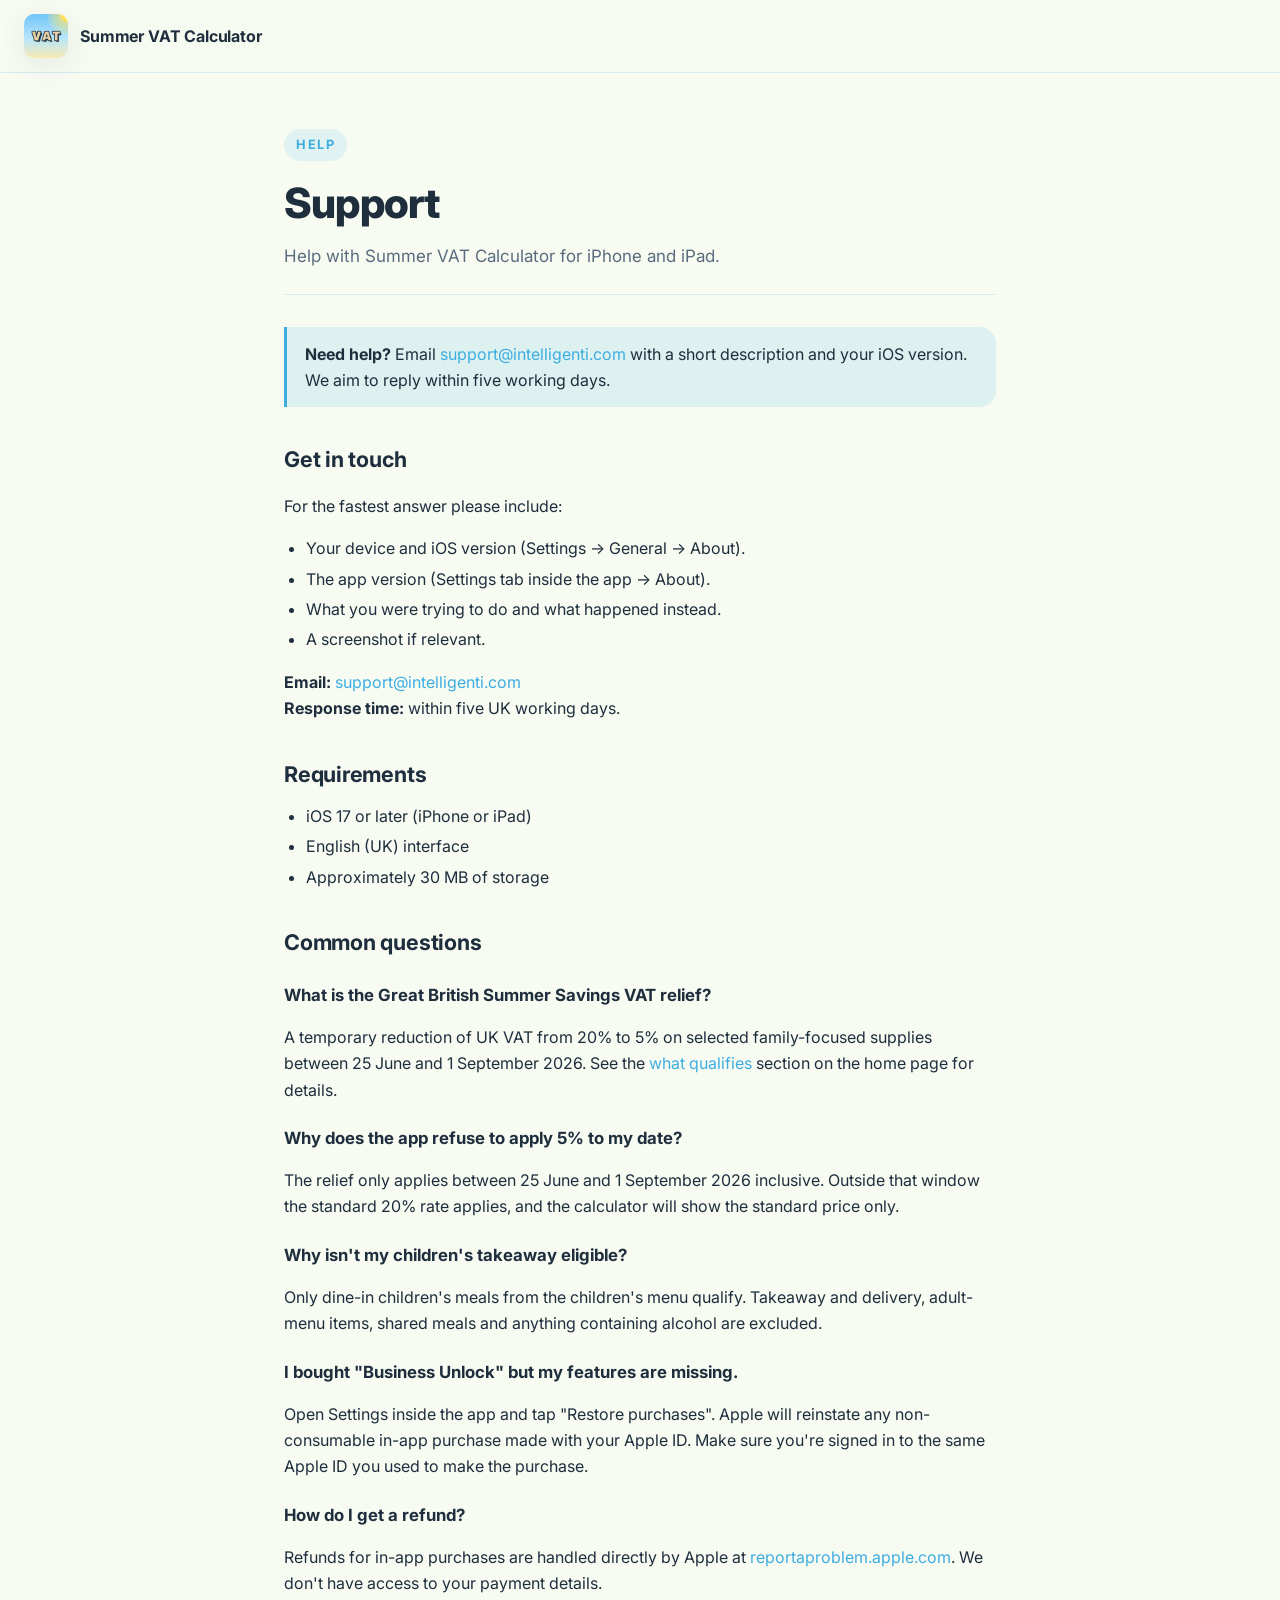
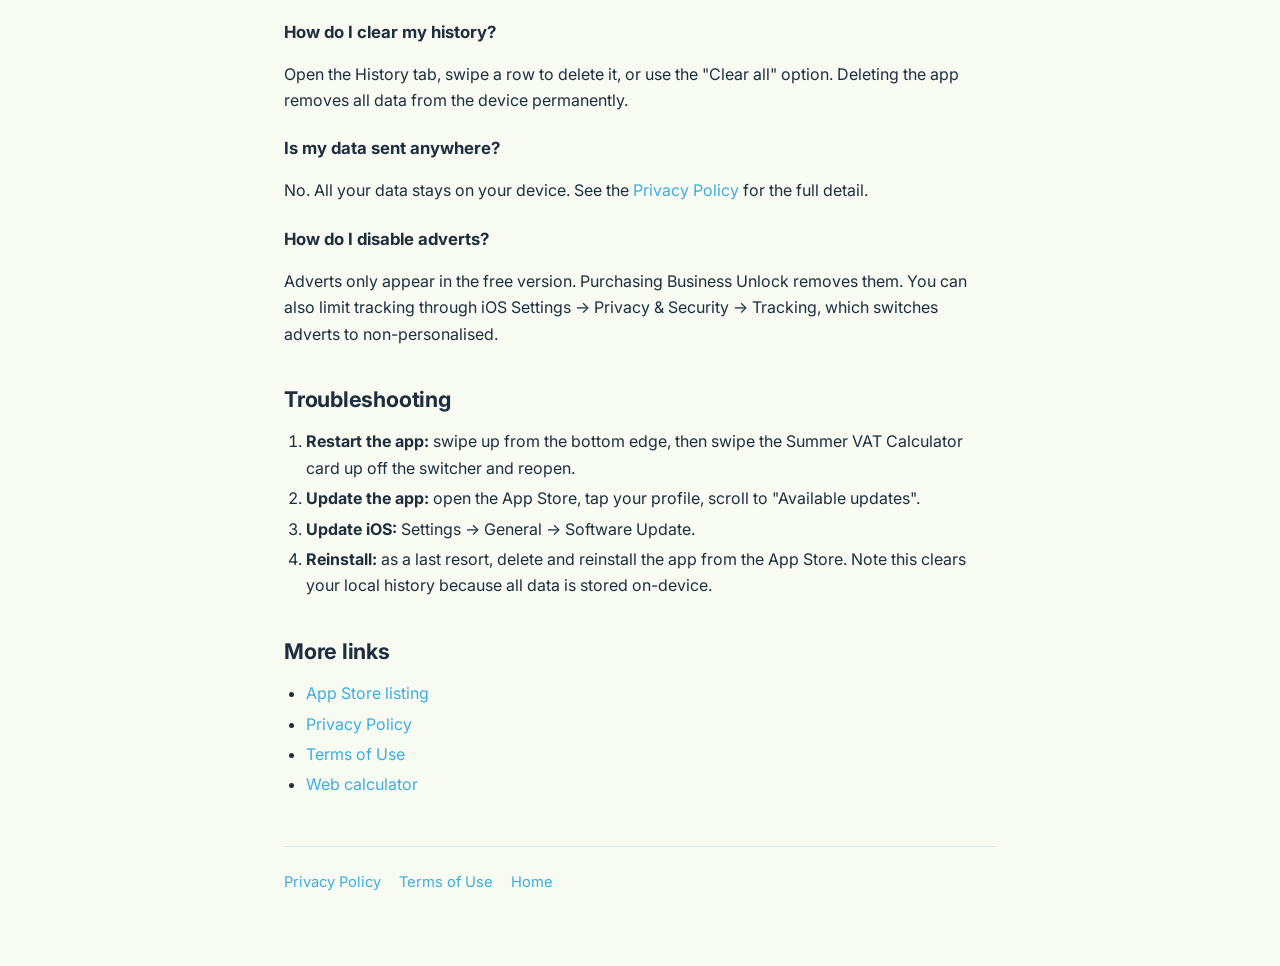
<file: support/index.html>
<!doctype html>
<html lang="en-GB">
  <head>
    <meta charset="utf-8" />
    <meta name="viewport" content="width=device-width, initial-scale=1, viewport-fit=cover" />
    <meta name="theme-color" content="#3DAEE0" media="(prefers-color-scheme: light)" />
    <meta name="theme-color" content="#13213A" media="(prefers-color-scheme: dark)" />

    <title>Support — Summer VAT Calculator</title>
    <meta
      name="description"
      content="Get help with Summer VAT Calculator. Contact details, common questions and troubleshooting for the iOS app."
    />
    <link rel="canonical" href="https://summervatcalculator.co.uk/support/" />

    <link rel="icon" type="image/png" sizes="32x32" href="../images/favicon-32.png" />
    <link rel="icon" type="image/png" sizes="192x192" href="../images/icon-192.png" />
    <link rel="apple-touch-icon" sizes="180x180" href="../images/apple-touch-icon.png" />

    <link rel="preconnect" href="https://fonts.googleapis.com" />
    <link rel="preconnect" href="https://fonts.gstatic.com" crossorigin />
    <link
      rel="stylesheet"
      href="https://fonts.googleapis.com/css2?family=Inter:wght@400;500;600;700;800&display=swap"
    />
    <link rel="stylesheet" href="../styles.css" />

    <script type="application/ld+json">
      {
        "@context": "https://schema.org",
        "@type": "BreadcrumbList",
        "itemListElement": [
          { "@type": "ListItem", "position": 1, "name": "Home", "item": "https://summervatcalculator.co.uk/" },
          { "@type": "ListItem", "position": 2, "name": "Support", "item": "https://summervatcalculator.co.uk/support/" }
        ]
      }
    </script>

    <script data-goatcounter="https://summervatcalculator.goatcounter.com/count"
            async src="//gc.zgo.at/count.js"></script>
  </head>
  <body>
    <a class="skip-link" href="#main">Skip to content</a>

    <header class="site-header">
      <a class="brand" href="../" aria-label="Summer VAT Calculator home">
        <img src="../images/app-icon.png" alt="" width="44" height="44" class="brand-icon" />
        <span class="brand-name">Summer VAT Calculator</span>
      </a>
    </header>

    <main id="main" class="legal-page">
      <div class="container">
        <header class="legal-header">
          <span class="eyebrow">Help</span>
          <h1>Support</h1>
          <p>Help with Summer VAT Calculator for iPhone and iPad.</p>
        </header>

        <article class="legal-content">
          <div class="callout">
            <p>
              <strong>Need help?</strong> Email
              <a href="mailto:support@intelligenti.com?subject=Summer%20VAT%20Calculator%20support">
                support@intelligenti.com
              </a>
              with a short description and your iOS version. We aim to reply
              within five working days.
            </p>
          </div>

          <h2 id="contact">Get in touch</h2>
          <p>
            For the fastest answer please include:
          </p>
          <ul>
            <li>Your device and iOS version (Settings → General → About).</li>
            <li>The app version (Settings tab inside the app → About).</li>
            <li>What you were trying to do and what happened instead.</li>
            <li>A screenshot if relevant.</li>
          </ul>
          <p>
            <strong>Email:</strong>
            <a href="mailto:support@intelligenti.com?subject=Summer%20VAT%20Calculator%20support">
              support@intelligenti.com
            </a>
            <br />
            <strong>Response time:</strong> within five UK working days.
          </p>

          <h2 id="requirements">Requirements</h2>
          <ul>
            <li>iOS 17 or later (iPhone or iPad)</li>
            <li>English (UK) interface</li>
            <li>Approximately 30 MB of storage</li>
          </ul>

          <h2 id="faq">Common questions</h2>

          <h3>What is the Great British Summer Savings VAT relief?</h3>
          <p>
            A temporary reduction of UK VAT from 20% to 5% on selected
            family-focused supplies between 25 June and 1 September 2026.
            See the
            <a href="../#what-qualifies">what qualifies</a>
            section on the home page for details.
          </p>

          <h3>Why does the app refuse to apply 5% to my date?</h3>
          <p>
            The relief only applies between 25 June and 1 September 2026 inclusive.
            Outside that window the standard 20% rate applies, and the
            calculator will show the standard price only.
          </p>

          <h3>Why isn't my children's takeaway eligible?</h3>
          <p>
            Only dine-in children's meals from the children's menu qualify.
            Takeaway and delivery, adult-menu items, shared meals and
            anything containing alcohol are excluded.
          </p>

          <h3>I bought "Business Unlock" but my features are missing.</h3>
          <p>
            Open Settings inside the app and tap "Restore purchases". Apple
            will reinstate any non-consumable in-app purchase made with your
            Apple ID. Make sure you're signed in to the same Apple ID you
            used to make the purchase.
          </p>

          <h3>How do I get a refund?</h3>
          <p>
            Refunds for in-app purchases are handled directly by Apple at
            <a href="https://reportaproblem.apple.com" target="_blank" rel="noopener">reportaproblem.apple.com</a>.
            We don't have access to your payment details.
          </p>

          <h3>How do I clear my history?</h3>
          <p>
            Open the History tab, swipe a row to delete it, or use the
            "Clear all" option. Deleting the app removes all data from the
            device permanently.
          </p>

          <h3>Is my data sent anywhere?</h3>
          <p>
            No. All your data stays on your device. See the
            <a href="../privacy/">Privacy Policy</a> for the full detail.
          </p>

          <h3>How do I disable adverts?</h3>
          <p>
            Adverts only appear in the free version. Purchasing Business
            Unlock removes them. You can also limit tracking through iOS
            Settings → Privacy &amp; Security → Tracking, which switches
            adverts to non-personalised.
          </p>

          <h2 id="troubleshooting">Troubleshooting</h2>
          <ol>
            <li>
              <strong>Restart the app:</strong> swipe up from the bottom
              edge, then swipe the Summer VAT Calculator card up off the
              switcher and reopen.
            </li>
            <li>
              <strong>Update the app:</strong> open the App Store, tap your
              profile, scroll to "Available updates".
            </li>
            <li>
              <strong>Update iOS:</strong> Settings → General → Software
              Update.
            </li>
            <li>
              <strong>Reinstall:</strong> as a last resort, delete and
              reinstall the app from the App Store. Note this clears your
              local history because all data is stored on-device.
            </li>
          </ol>

          <h2 id="more">More links</h2>
          <ul>
            <li>
              <a href="https://apps.apple.com/app/id6774140450?pt=PROVIDER_TOKEN&amp;ct=web_support&amp;mt=8"
                 target="_blank"
                 rel="noopener"
                 data-goatcounter-click="app-store-support"
                 data-goatcounter-title="App Store badge — support page">
                App Store listing
              </a>
            </li>
            <li><a href="../privacy/">Privacy Policy</a></li>
            <li><a href="../terms/">Terms of Use</a></li>
            <li><a href="../#calculator">Web calculator</a></li>
          </ul>
        </article>

        <nav class="legal-footer-links" aria-label="Related">
          <a href="../privacy/">Privacy Policy</a>
          <a href="../terms/">Terms of Use</a>
          <a href="../">Home</a>
        </nav>
      </div>
    </main>
  </body>
</html>
</file>
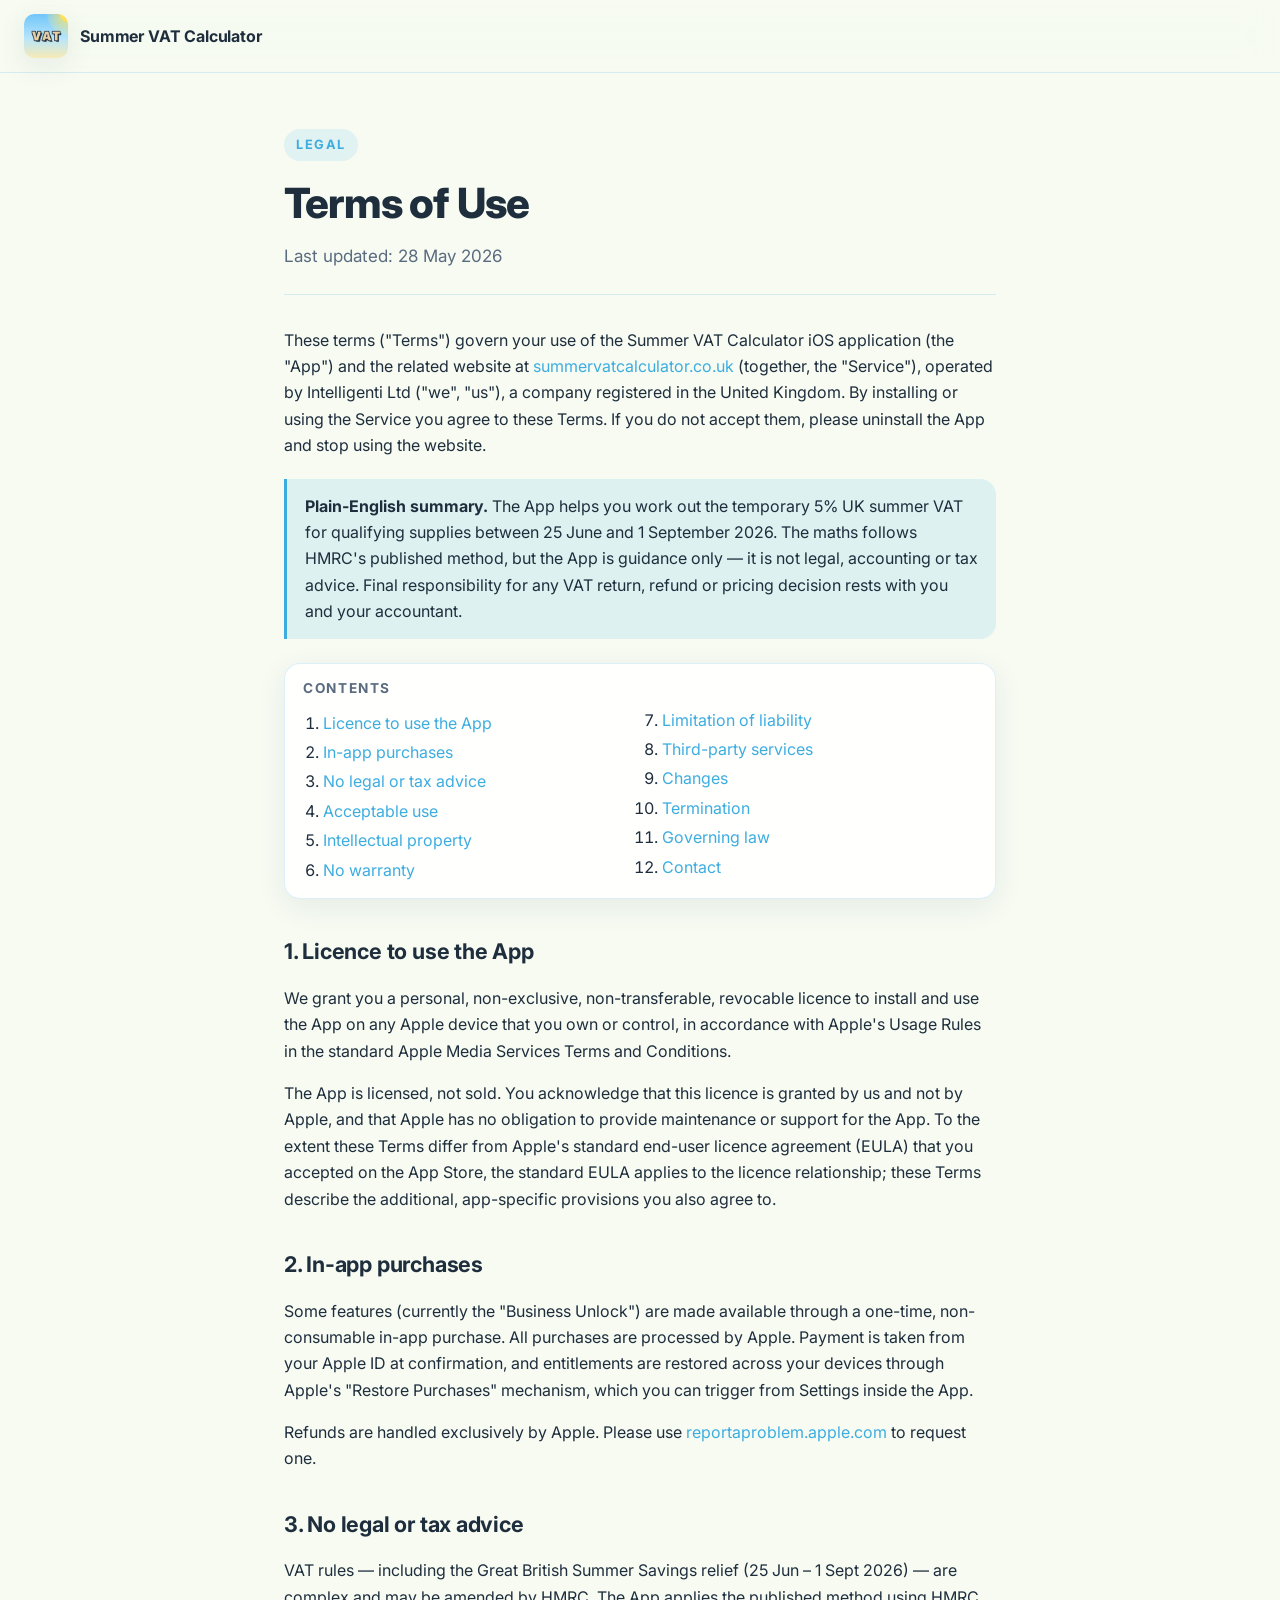
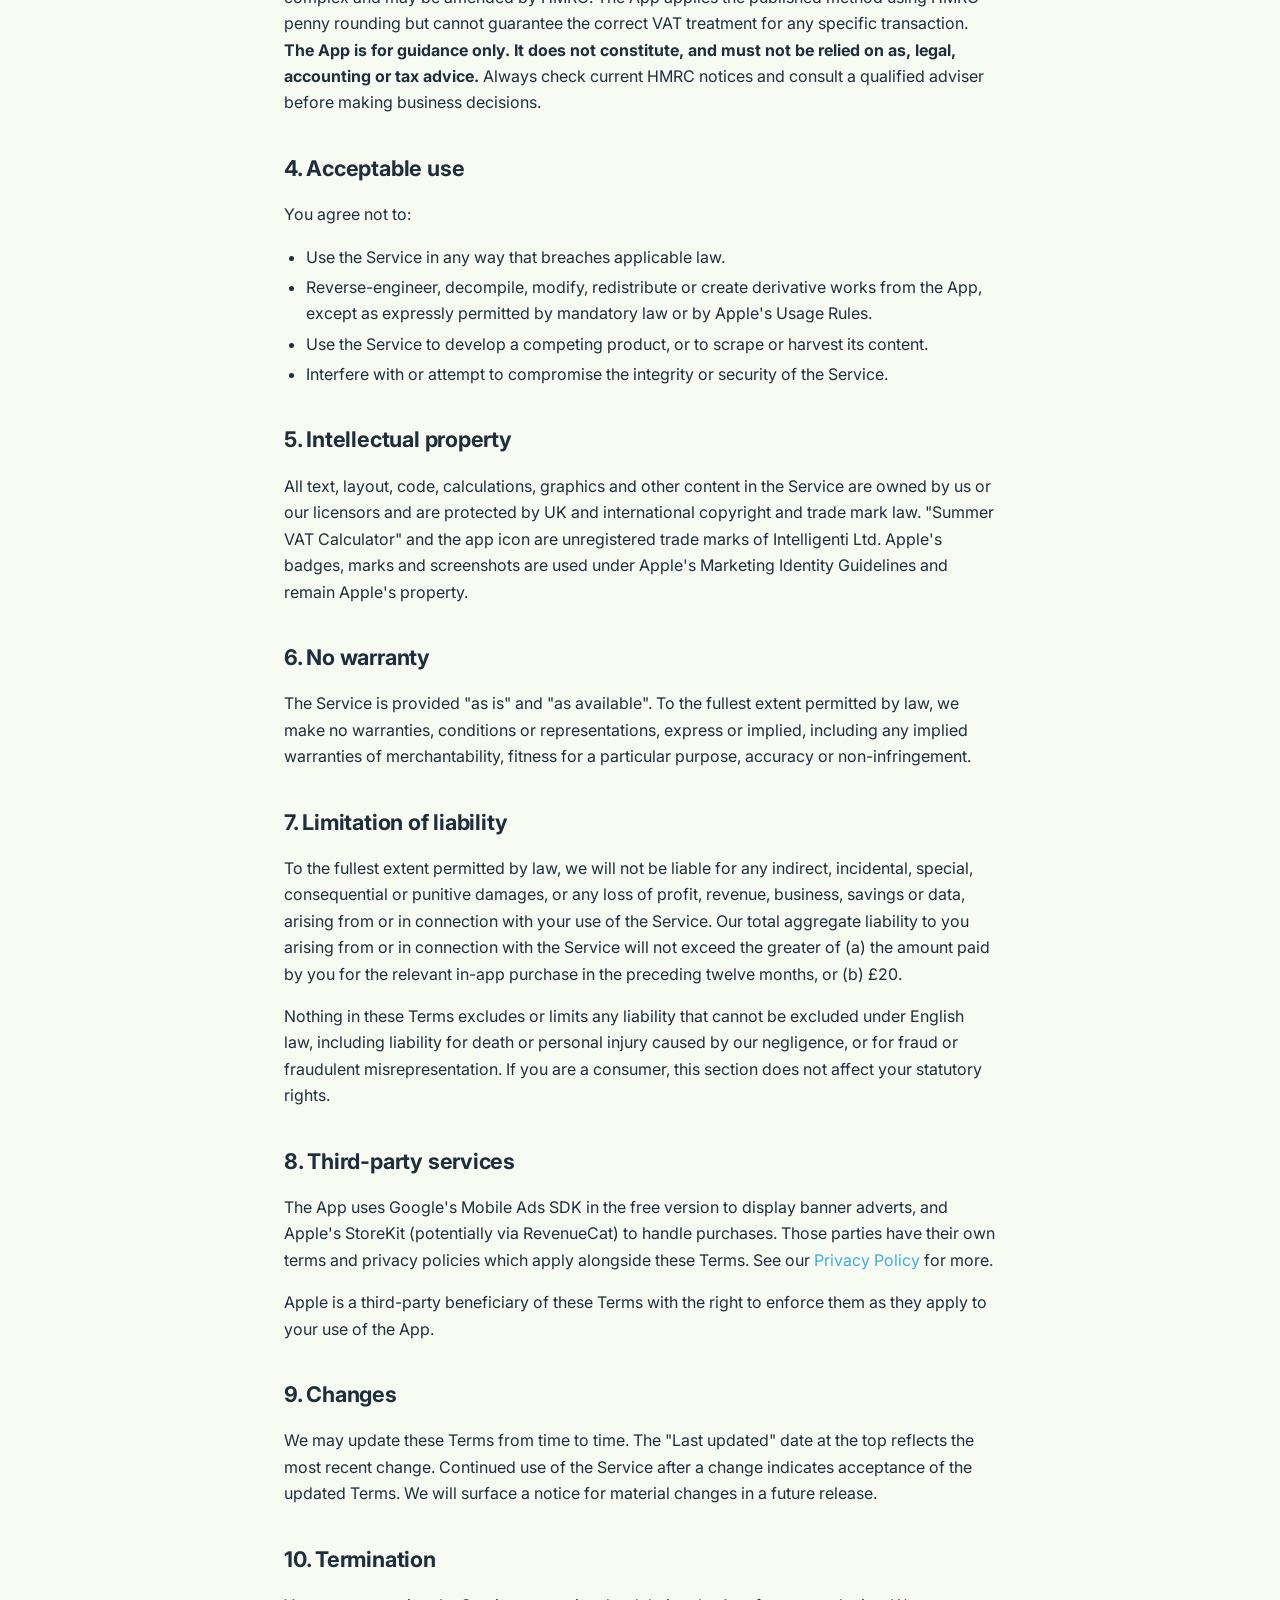
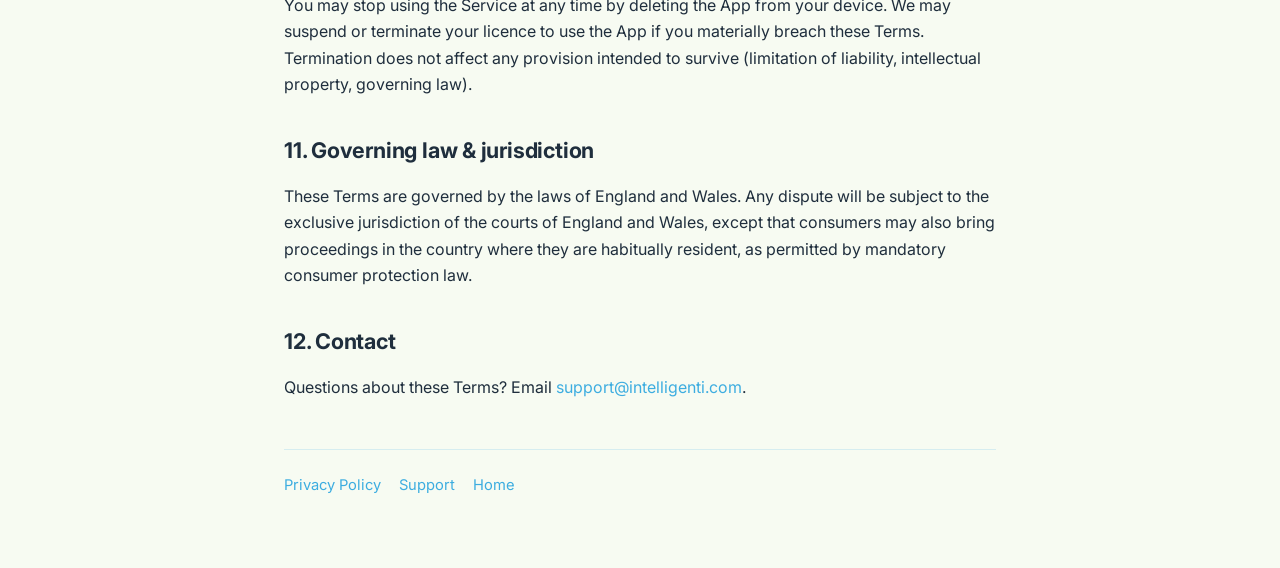
<file: terms/index.html>
<!doctype html>
<html lang="en-GB">
  <head>
    <meta charset="utf-8" />
    <meta name="viewport" content="width=device-width, initial-scale=1, viewport-fit=cover" />
    <meta name="theme-color" content="#3DAEE0" media="(prefers-color-scheme: light)" />
    <meta name="theme-color" content="#13213A" media="(prefers-color-scheme: dark)" />

    <title>Terms of Use — Summer VAT Calculator</title>
    <meta
      name="description"
      content="The terms that govern your use of the Summer VAT Calculator iOS app and this website. Guidance only — not legal or tax advice."
    />
    <link rel="canonical" href="https://summervatcalculator.co.uk/terms/" />

    <link rel="icon" type="image/png" sizes="32x32" href="../images/favicon-32.png" />
    <link rel="icon" type="image/png" sizes="192x192" href="../images/icon-192.png" />
    <link rel="apple-touch-icon" sizes="180x180" href="../images/apple-touch-icon.png" />

    <link rel="preconnect" href="https://fonts.googleapis.com" />
    <link rel="preconnect" href="https://fonts.gstatic.com" crossorigin />
    <link
      rel="stylesheet"
      href="https://fonts.googleapis.com/css2?family=Inter:wght@400;500;600;700;800&display=swap"
    />
    <link rel="stylesheet" href="../styles.css" />

    <script type="application/ld+json">
      {
        "@context": "https://schema.org",
        "@type": "BreadcrumbList",
        "itemListElement": [
          { "@type": "ListItem", "position": 1, "name": "Home", "item": "https://summervatcalculator.co.uk/" },
          { "@type": "ListItem", "position": 2, "name": "Terms of Use", "item": "https://summervatcalculator.co.uk/terms/" }
        ]
      }
    </script>

    <script data-goatcounter="https://summervatcalculator.goatcounter.com/count"
            async src="//gc.zgo.at/count.js"></script>
  </head>
  <body>
    <a class="skip-link" href="#main">Skip to content</a>

    <header class="site-header">
      <a class="brand" href="../" aria-label="Summer VAT Calculator home">
        <img src="../images/app-icon.png" alt="" width="44" height="44" class="brand-icon" />
        <span class="brand-name">Summer VAT Calculator</span>
      </a>
    </header>

    <main id="main" class="legal-page">
      <div class="container">
        <header class="legal-header">
          <span class="eyebrow">Legal</span>
          <h1>Terms of Use</h1>
          <p>Last updated: 28 May 2026</p>
        </header>

        <article class="legal-content">
          <p>
            These terms ("Terms") govern your use of the Summer VAT Calculator
            iOS application (the "App") and the related website at
            <a href="https://summervatcalculator.co.uk/">
              summervatcalculator.co.uk
            </a>
            (together, the "Service"), operated by Intelligenti Ltd ("we",
            "us"), a company registered in the United Kingdom.
            By installing or using the Service you agree to these Terms. If
            you do not accept them, please uninstall the App and stop using
            the website.
          </p>

          <div class="callout">
            <p>
              <strong>Plain-English summary.</strong> The App helps you work
              out the temporary 5% UK summer VAT for qualifying supplies
              between 25 June and 1 September 2026. The maths follows HMRC's
              published method, but the App is guidance only — it is not
              legal, accounting or tax advice. Final responsibility for any
              VAT return, refund or pricing decision rests with you and your
              accountant.
            </p>
          </div>

          <nav class="legal-toc" aria-label="Contents">
            <h2>Contents</h2>
            <ol>
              <li><a href="#licence">Licence to use the App</a></li>
              <li><a href="#purchases">In-app purchases</a></li>
              <li><a href="#advice">No legal or tax advice</a></li>
              <li><a href="#use">Acceptable use</a></li>
              <li><a href="#ip">Intellectual property</a></li>
              <li><a href="#warranties">No warranty</a></li>
              <li><a href="#liability">Limitation of liability</a></li>
              <li><a href="#third-parties">Third-party services</a></li>
              <li><a href="#changes">Changes</a></li>
              <li><a href="#termination">Termination</a></li>
              <li><a href="#law">Governing law</a></li>
              <li><a href="#contact">Contact</a></li>
            </ol>
          </nav>

          <h2 id="licence">1. Licence to use the App</h2>
          <p>
            We grant you a personal, non-exclusive, non-transferable,
            revocable licence to install and use the App on any Apple device
            that you own or control, in accordance with Apple's Usage Rules
            in the standard Apple Media Services Terms and Conditions.
          </p>
          <p>
            The App is licensed, not sold. You acknowledge that this licence
            is granted by us and not by Apple, and that Apple has no
            obligation to provide maintenance or support for the App. To the
            extent these Terms differ from Apple's standard end-user
            licence agreement (EULA) that you accepted on the App Store, the
            standard EULA applies to the licence relationship; these Terms
            describe the additional, app-specific provisions you also agree
            to.
          </p>

          <h2 id="purchases">2. In-app purchases</h2>
          <p>
            Some features (currently the "Business Unlock") are made
            available through a one-time, non-consumable in-app purchase.
            All purchases are processed by Apple. Payment is taken from your
            Apple ID at confirmation, and entitlements are restored across
            your devices through Apple's "Restore Purchases" mechanism, which
            you can trigger from Settings inside the App.
          </p>
          <p>
            Refunds are handled exclusively by Apple. Please use
            <a href="https://reportaproblem.apple.com" target="_blank" rel="noopener">reportaproblem.apple.com</a>
            to request one.
          </p>

          <h2 id="advice">3. No legal or tax advice</h2>
          <p>
            VAT rules — including the Great British Summer Savings relief
            (25 Jun – 1 Sept 2026) — are complex and may be amended by HMRC.
            The App applies the published method using HMRC penny rounding
            but cannot guarantee the correct VAT treatment for any specific
            transaction. <strong>The App is for guidance only. It does not
            constitute, and must not be relied on as, legal, accounting or
            tax advice.</strong> Always check current HMRC notices and
            consult a qualified adviser before making business decisions.
          </p>

          <h2 id="use">4. Acceptable use</h2>
          <p>You agree not to:</p>
          <ul>
            <li>Use the Service in any way that breaches applicable law.</li>
            <li>
              Reverse-engineer, decompile, modify, redistribute or create
              derivative works from the App, except as expressly permitted
              by mandatory law or by Apple's Usage Rules.
            </li>
            <li>
              Use the Service to develop a competing product, or to scrape
              or harvest its content.
            </li>
            <li>
              Interfere with or attempt to compromise the integrity or
              security of the Service.
            </li>
          </ul>

          <h2 id="ip">5. Intellectual property</h2>
          <p>
            All text, layout, code, calculations, graphics and other
            content in the Service are owned by us or our licensors and are
            protected by UK and international copyright and trade mark law.
            "Summer VAT Calculator" and the app icon are unregistered trade
            marks of Intelligenti Ltd. Apple's badges, marks and screenshots are
            used under Apple's Marketing Identity Guidelines and remain
            Apple's property.
          </p>

          <h2 id="warranties">6. No warranty</h2>
          <p>
            The Service is provided "as is" and "as available". To the
            fullest extent permitted by law, we make no warranties,
            conditions or representations, express or implied, including any
            implied warranties of merchantability, fitness for a particular
            purpose, accuracy or non-infringement.
          </p>

          <h2 id="liability">7. Limitation of liability</h2>
          <p>
            To the fullest extent permitted by law, we will not be liable
            for any indirect, incidental, special, consequential or punitive
            damages, or any loss of profit, revenue, business, savings or
            data, arising from or in connection with your use of the
            Service. Our total aggregate liability to you arising from or in
            connection with the Service will not exceed the greater of (a)
            the amount paid by you for the relevant in-app purchase in the
            preceding twelve months, or (b) £20.
          </p>
          <p>
            Nothing in these Terms excludes or limits any liability that
            cannot be excluded under English law, including liability for
            death or personal injury caused by our negligence, or for fraud
            or fraudulent misrepresentation. If you are a consumer, this
            section does not affect your statutory rights.
          </p>

          <h2 id="third-parties">8. Third-party services</h2>
          <p>
            The App uses Google's Mobile Ads SDK in the free version to
            display banner adverts, and Apple's StoreKit (potentially via
            RevenueCat) to handle purchases. Those parties have their own
            terms and privacy policies which apply alongside these Terms.
            See our
            <a href="../privacy/">Privacy Policy</a> for more.
          </p>
          <p>
            Apple is a third-party beneficiary of these Terms with the right
            to enforce them as they apply to your use of the App.
          </p>

          <h2 id="changes">9. Changes</h2>
          <p>
            We may update these Terms from time to time. The "Last updated"
            date at the top reflects the most recent change. Continued use
            of the Service after a change indicates acceptance of the
            updated Terms. We will surface a notice for material changes in
            a future release.
          </p>

          <h2 id="termination">10. Termination</h2>
          <p>
            You may stop using the Service at any time by deleting the App
            from your device. We may suspend or terminate your licence to
            use the App if you materially breach these Terms. Termination
            does not affect any provision intended to survive (limitation of
            liability, intellectual property, governing law).
          </p>

          <h2 id="law">11. Governing law &amp; jurisdiction</h2>
          <p>
            These Terms are governed by the laws of England and Wales. Any
            dispute will be subject to the exclusive jurisdiction of the
            courts of England and Wales, except that consumers may also
            bring proceedings in the country where they are habitually
            resident, as permitted by mandatory consumer protection law.
          </p>

          <h2 id="contact">12. Contact</h2>
          <p>
            Questions about these Terms? Email
            <a href="mailto:support@intelligenti.com">support@intelligenti.com</a>.
          </p>
        </article>

        <nav class="legal-footer-links" aria-label="Related">
          <a href="../privacy/">Privacy Policy</a>
          <a href="../support/">Support</a>
          <a href="../">Home</a>
        </nav>
      </div>
    </main>
  </body>
</html>
</file>
<file: styles.css>
/* ---------- Tokens (mirror the iOS app's AppBrand palette) ---------- */
:root {
  --day-sky-top: #85d6ff;
  --day-wave-highlight: #80dbfa;
  --day-wave-base: #3dade0;
  --evening-sky-mid: #1f2452;
  --evening-wave-highlight: #2e5685;
  --evening-wave-base: #142e57;

  --page-bg: #f7fbf2;
  --card-bg: rgba(255, 255, 255, 0.92);
  --card-border: rgba(61, 173, 224, 0.18);
  --primary-text: #1f2e3d;
  --secondary-text: #5a6b7f;
  --accent: var(--day-wave-base);
  --accent-soft: rgba(61, 173, 224, 0.14);
  --accent-muted-bg: rgba(61, 173, 224, 0.12);
  --standard-tint: rgba(235, 140, 128, 0.16);
  --standard-tint-strong: #b85a4a;
  --reduced-tint: rgba(61, 173, 224, 0.16);
  --saving-tint: rgba(80, 180, 120, 0.18);
  --saving-strong: #2e7d4f;
  --highlight-cream: #f6e7c1;

  --shadow-card: 0 8px 30px rgba(20, 46, 87, 0.08);
  --shadow-card-strong: 0 14px 40px rgba(20, 46, 87, 0.12);
  --radius-lg: 24px;
  --radius-md: 16px;
  --radius-sm: 10px;
  --max-w: 1120px;

  --font-sans: "Inter", -apple-system, BlinkMacSystemFont, "SF Pro Text", "Segoe UI",
    Roboto, Helvetica, Arial, sans-serif;
}

@media (prefers-color-scheme: dark) {
  :root {
    --page-bg: #11192e;
    --card-bg: rgba(28, 38, 60, 0.92);
    --card-border: rgba(46, 86, 133, 0.35);
    --primary-text: #f4efe5;
    --secondary-text: #c6cedb;
    --accent: var(--evening-wave-highlight);
    --accent-soft: rgba(46, 86, 133, 0.28);
    --accent-muted-bg: rgba(46, 86, 133, 0.22);
    --standard-tint: rgba(220, 120, 110, 0.22);
    --standard-tint-strong: #f0a59a;
    --reduced-tint: rgba(46, 86, 133, 0.32);
    --saving-tint: rgba(110, 200, 150, 0.2);
    --saving-strong: #8ad9a8;
    --shadow-card: 0 8px 30px rgba(0, 0, 0, 0.35);
    --shadow-card-strong: 0 14px 40px rgba(0, 0, 0, 0.45);
  }
}

/* ---------- Reset / base ---------- */
*,
*::before,
*::after {
  box-sizing: border-box;
}

html {
  -webkit-text-size-adjust: 100%;
  scroll-behavior: smooth;
  scroll-padding-top: 76px;
}

body {
  margin: 0;
  font-family: var(--font-sans);
  font-size: 17px;
  line-height: 1.55;
  color: var(--primary-text);
  background: var(--page-bg);
  -webkit-font-smoothing: antialiased;
  text-rendering: optimizeLegibility;
}

img {
  max-width: 100%;
  height: auto;
  display: block;
}

a {
  color: var(--accent);
  text-decoration: none;
}

a:hover,
a:focus-visible {
  text-decoration: underline;
}

:focus-visible {
  outline: 3px solid var(--accent);
  outline-offset: 2px;
  border-radius: 6px;
}

.skip-link {
  position: absolute;
  left: -9999px;
  top: 0;
  background: var(--accent);
  color: #fff;
  padding: 10px 16px;
  border-radius: 0 0 8px 0;
  z-index: 100;
}

.skip-link:focus {
  left: 0;
}

.container {
  width: 100%;
  max-width: var(--max-w);
  margin: 0 auto;
  padding: 0 24px;
}

/* ---------- Header ---------- */
.site-header {
  position: sticky;
  top: 0;
  z-index: 50;
  display: flex;
  align-items: center;
  justify-content: space-between;
  gap: 24px;
  padding: 14px 24px;
  background: rgba(247, 251, 242, 0.82);
  backdrop-filter: saturate(180%) blur(16px);
  -webkit-backdrop-filter: saturate(180%) blur(16px);
  border-bottom: 1px solid var(--card-border);
}

@media (prefers-color-scheme: dark) {
  .site-header {
    background: rgba(17, 25, 46, 0.78);
  }
}

.brand {
  display: inline-flex;
  align-items: center;
  gap: 12px;
  text-decoration: none;
  color: var(--primary-text);
  font-weight: 700;
}

.brand-icon {
  border-radius: 10px;
  box-shadow: var(--shadow-card);
}

.brand-name {
  font-size: 1rem;
  letter-spacing: -0.01em;
}

.site-header nav {
  display: flex;
  gap: 22px;
}

.site-header nav a {
  color: var(--secondary-text);
  font-size: 0.95rem;
  font-weight: 500;
}

.site-header nav a:hover,
.site-header nav a:focus-visible {
  color: var(--primary-text);
  text-decoration: none;
}

@media (max-width: 640px) {
  .site-header nav {
    display: none;
  }
}

/* ---------- Hero ---------- */
.hero {
  position: relative;
  min-height: min(86vh, 760px);
  display: flex;
  align-items: flex-end;
  padding: 80px 0 56px;
  overflow: hidden;
  isolation: isolate;
}

/* Compact hero keeps the impactful image but trims height so the calculator
   sits higher up the page and is closer to the fold. */
.hero-compact {
  min-height: min(60vh, 540px);
  padding: 56px 0 36px;
}

.hero-media,
.hero-media img {
  position: absolute;
  inset: 0;
  z-index: -2;
}

.hero-media img {
  width: 100%;
  height: 100%;
  object-fit: cover;
  object-position: center 40%;
}

.hero-overlay {
  position: absolute;
  inset: 0;
  z-index: -1;
  background:
    linear-gradient(
      to bottom,
      rgba(247, 251, 242, 0) 0%,
      rgba(247, 251, 242, 0.35) 55%,
      var(--page-bg) 100%
    ),
    linear-gradient(
      to right,
      rgba(20, 46, 87, 0.25) 0%,
      rgba(20, 46, 87, 0) 55%
    );
}

@media (prefers-color-scheme: dark) {
  .hero-overlay {
    background:
      linear-gradient(
        to bottom,
        rgba(17, 25, 46, 0) 0%,
        rgba(17, 25, 46, 0.5) 55%,
        var(--page-bg) 100%
      ),
      linear-gradient(
        to right,
        rgba(0, 0, 0, 0.45) 0%,
        rgba(0, 0, 0, 0) 55%
      );
  }
}

.hero-content {
  max-width: var(--max-w);
  margin: 0 auto;
  padding: 0 24px;
  width: 100%;
}

.eyebrow {
  display: inline-block;
  font-size: 0.8rem;
  font-weight: 700;
  letter-spacing: 0.12em;
  text-transform: uppercase;
  color: var(--accent);
  background: var(--accent-muted-bg);
  padding: 6px 12px;
  border-radius: 999px;
}

.hero h1 {
  margin: 18px 0 18px;
  font-size: clamp(2.25rem, 5.6vw, 4rem);
  line-height: 1.05;
  letter-spacing: -0.025em;
  font-weight: 800;
  color: #0e1a2a;
  text-shadow: 0 1px 0 rgba(255, 255, 255, 0.5);
}

@media (prefers-color-scheme: dark) {
  .hero h1 {
    color: #f7eed8;
    text-shadow: 0 2px 14px rgba(0, 0, 0, 0.55);
  }
}

.lede {
  max-width: 620px;
  font-size: clamp(1.05rem, 1.6vw, 1.2rem);
  color: #1a2a3d;
  background: rgba(255, 255, 255, 0.55);
  padding: 14px 18px;
  border-radius: var(--radius-md);
  backdrop-filter: blur(6px);
}

@media (prefers-color-scheme: dark) {
  .lede {
    color: #e9eef7;
    background: rgba(17, 25, 46, 0.55);
  }
}

.cta-row {
  display: flex;
  flex-wrap: wrap;
  gap: 12px;
  margin: 24px 0 32px;
}

.btn {
  display: inline-flex;
  align-items: center;
  justify-content: center;
  padding: 14px 22px;
  font-weight: 600;
  font-size: 1rem;
  border-radius: 999px;
  transition: transform 120ms ease, box-shadow 160ms ease, background-color 160ms ease;
  border: 1px solid transparent;
  cursor: pointer;
}

.btn:hover {
  transform: translateY(-1px);
  text-decoration: none;
}

.btn-primary {
  background: linear-gradient(135deg, var(--day-sky-top), var(--day-wave-base));
  color: #ffffff;
  box-shadow: var(--shadow-card);
}

@media (prefers-color-scheme: dark) {
  .btn-primary {
    background: linear-gradient(135deg, var(--evening-wave-highlight), var(--evening-wave-base));
  }
}

.btn-primary:hover {
  box-shadow: var(--shadow-card-strong);
}

.btn-ghost {
  background: rgba(255, 255, 255, 0.72);
  color: var(--primary-text);
  border-color: var(--card-border);
  backdrop-filter: blur(6px);
}

@media (prefers-color-scheme: dark) {
  .btn-ghost {
    background: rgba(28, 38, 60, 0.72);
  }
}

.btn[aria-disabled="true"] {
  opacity: 0.7;
  cursor: not-allowed;
  pointer-events: none;
}

/* Apple "Download on the App Store" badge.
   Per Apple's Marketing Identity Guidelines: do not modify the artwork,
   maintain clear space around the badge (≥ 1/10 the badge height), and
   keep it at least 40pt (~53px) wide. */
.app-store-badge {
  display: inline-flex;
  align-items: center;
  justify-content: center;
  padding: 6px;
  border-radius: 10px;
  transition: opacity 160ms ease, transform 120ms ease;
  text-decoration: none;
  line-height: 0;
}

.app-store-badge img {
  display: block;
  height: 56px;
  width: auto;
}

.app-store-badge-lg img {
  height: 64px;
}

.app-store-badge:hover,
.app-store-badge:focus-visible {
  transform: translateY(-1px);
  opacity: 0.92;
  text-decoration: none;
}

.app-store-badge:focus-visible {
  outline: 3px solid var(--accent);
  outline-offset: 3px;
}

.app-store-badge-with-icon {
  display: inline-flex;
  align-items: center;
  gap: 10px;
}

.app-store-badge-icon {
  display: block;
  width: 56px;
  height: 56px;
  border-radius: 12px;
  box-shadow: 0 6px 18px rgba(0, 0, 0, 0.22);
  background: #fff;
}

.app-store-badge-with-icon picture,
.app-store-badge-with-icon picture img {
  display: block;
}

.hero-stats {
  list-style: none;
  margin: 0;
  padding: 0;
  display: grid;
  grid-template-columns: repeat(auto-fit, minmax(180px, 1fr));
  gap: 14px;
  max-width: 760px;
}

.hero-stats li {
  background: var(--card-bg);
  border: 1px solid var(--card-border);
  padding: 14px 16px;
  border-radius: var(--radius-md);
  box-shadow: var(--shadow-card);
}

.hero-stats strong {
  display: block;
  font-size: 1.4rem;
  font-weight: 800;
  letter-spacing: -0.01em;
  color: var(--primary-text);
}

.hero-stats span {
  display: block;
  font-size: 0.85rem;
  color: var(--secondary-text);
  margin-top: 2px;
}

/* ---------- Generic sections ---------- */
.section {
  padding: 88px 0;
}

.section-tinted {
  background: var(--accent-soft);
}

.section-header {
  text-align: center;
  margin-bottom: 40px;
}

.section-header h2 {
  margin: 14px 0 10px;
  font-size: clamp(1.7rem, 3.4vw, 2.4rem);
  letter-spacing: -0.02em;
  font-weight: 800;
}

.muted {
  color: var(--secondary-text);
}

.small {
  font-size: 0.85rem;
}

/* ---------- Calculator ---------- */
.calc-section {
  padding-top: 56px;
}

.calc-card {
  background: var(--card-bg);
  border: 1px solid var(--card-border);
  border-radius: var(--radius-lg);
  padding: 28px;
  display: grid;
  grid-template-columns: repeat(2, 1fr);
  gap: 22px;
  box-shadow: var(--shadow-card-strong);
  backdrop-filter: blur(6px);
}

@media (max-width: 700px) {
  .calc-card {
    grid-template-columns: 1fr;
    padding: 22px;
  }
}

.field {
  display: flex;
  flex-direction: column;
  gap: 8px;
  border: 0;
  padding: 0;
  margin: 0;
  min-width: 0;
}

.field label,
.field legend {
  font-weight: 600;
  font-size: 0.95rem;
  color: var(--primary-text);
}

.hint {
  margin: 0;
  font-size: 0.85rem;
  color: var(--secondary-text);
}

.amount-input {
  position: relative;
  display: flex;
  align-items: center;
  background: #fff;
  border: 1px solid var(--card-border);
  border-radius: var(--radius-md);
  padding: 10px 14px;
  transition: border-color 160ms ease, box-shadow 160ms ease;
}

@media (prefers-color-scheme: dark) {
  .amount-input {
    background: rgba(255, 255, 255, 0.06);
  }
}

.amount-input:focus-within {
  border-color: var(--accent);
  box-shadow: 0 0 0 3px var(--accent-soft);
}

.amount-input .currency {
  font-size: 1.3rem;
  font-weight: 700;
  color: var(--secondary-text);
  margin-right: 10px;
}

.amount-input input {
  flex: 1;
  border: 0;
  outline: 0;
  background: transparent;
  font-size: 1.5rem;
  font-weight: 700;
  color: var(--primary-text);
  font-family: var(--font-sans);
  min-width: 0;
}

select,
input[type="date"] {
  appearance: none;
  -webkit-appearance: none;
  background: #fff;
  border: 1px solid var(--card-border);
  border-radius: var(--radius-md);
  padding: 12px 14px;
  font-family: var(--font-sans);
  font-size: 1rem;
  color: var(--primary-text);
  transition: border-color 160ms ease, box-shadow 160ms ease;
}

@media (prefers-color-scheme: dark) {
  select,
  input[type="date"] {
    background: rgba(255, 255, 255, 0.06);
    color-scheme: dark;
  }
}

select:focus,
input[type="date"]:focus {
  outline: none;
  border-color: var(--accent);
  box-shadow: 0 0 0 3px var(--accent-soft);
}

.segmented {
  display: inline-flex;
  background: var(--accent-muted-bg);
  border-radius: 999px;
  padding: 4px;
  width: fit-content;
}

.segmented input {
  position: absolute;
  opacity: 0;
  pointer-events: none;
}

.segmented label {
  padding: 8px 16px;
  border-radius: 999px;
  font-weight: 600;
  font-size: 0.95rem;
  color: var(--secondary-text);
  cursor: pointer;
  transition: background 160ms ease, color 160ms ease;
}

.segmented input:checked + label {
  background: var(--card-bg);
  color: var(--primary-text);
  box-shadow: var(--shadow-card);
}

/* ---------- Result cards ---------- */
.results {
  display: grid;
  grid-template-columns: repeat(3, 1fr);
  gap: 16px;
  margin-top: 24px;
}

@media (max-width: 820px) {
  .results {
    grid-template-columns: 1fr;
  }
}

.result-card {
  background: var(--card-bg);
  border: 1px solid var(--card-border);
  border-radius: var(--radius-lg);
  padding: 22px;
  box-shadow: var(--shadow-card);
  display: flex;
  flex-direction: column;
  gap: 10px;
}

.result-standard {
  background: linear-gradient(180deg, var(--standard-tint), var(--card-bg) 70%);
}

.result-reduced {
  background: linear-gradient(180deg, var(--reduced-tint), var(--card-bg) 70%);
}

.result-saving {
  background: linear-gradient(180deg, var(--saving-tint), var(--card-bg) 70%);
}

.result-card header {
  display: flex;
  flex-direction: column;
  gap: 6px;
}

.result-card h3 {
  margin: 0;
  font-size: 1.05rem;
  color: var(--primary-text);
}

.tag {
  align-self: flex-start;
  font-size: 0.72rem;
  letter-spacing: 0.12em;
  font-weight: 700;
  text-transform: uppercase;
  background: rgba(255, 255, 255, 0.6);
  color: var(--standard-tint-strong);
  padding: 4px 10px;
  border-radius: 999px;
}

@media (prefers-color-scheme: dark) {
  .tag {
    background: rgba(0, 0, 0, 0.3);
  }
}

.tag-reduced {
  color: var(--accent);
}

.tag-saving {
  color: var(--saving-strong);
}

.big {
  margin: 4px 0 4px;
  font-size: 2.2rem;
  font-weight: 800;
  letter-spacing: -0.02em;
  color: var(--primary-text);
}

.result-saving .big {
  color: var(--saving-strong);
}

/* When the 5% rate doesn't apply because the date is outside the relief
   window, we still show the hypothetical price — struck through — so users
   can see what the summer price would have been. */
.result-reduced.is-not-applied .big {
  text-decoration: line-through;
  text-decoration-thickness: 2px;
  text-decoration-color: rgba(20, 46, 87, 0.45);
  opacity: 0.72;
}

@media (prefers-color-scheme: dark) {
  .result-reduced.is-not-applied .big {
    text-decoration-color: rgba(255, 255, 255, 0.45);
  }
}

.result-reduced.is-not-applied .breakdown,
.result-reduced.is-ineligible .breakdown {
  opacity: 0.65;
}

.result-note {
  margin: 6px 0 0;
  font-size: 0.85rem;
  line-height: 1.4;
  color: var(--secondary-text);
  background: rgba(255, 255, 255, 0.55);
  border: 1px solid var(--card-border);
  border-radius: var(--radius-md);
  padding: 10px 12px;
}

@media (prefers-color-scheme: dark) {
  .result-note {
    background: rgba(0, 0, 0, 0.25);
  }
}

.breakdown {
  display: grid;
  grid-template-columns: 1fr 1fr;
  gap: 4px 18px;
  margin: 0;
}

.breakdown div {
  display: flex;
  justify-content: space-between;
  font-size: 0.92rem;
}

.breakdown dt {
  color: var(--secondary-text);
}

.breakdown dd {
  margin: 0;
  font-variant-numeric: tabular-nums;
  font-weight: 600;
  color: var(--primary-text);
}

.disclaimer {
  margin-top: 18px;
  font-size: 0.85rem;
  color: var(--secondary-text);
  text-align: center;
}

/* ---------- What qualifies grid ---------- */
.grid {
  display: grid;
  gap: 20px;
}

.two-col {
  grid-template-columns: repeat(auto-fit, minmax(280px, 1fr));
}

.card {
  background: var(--card-bg);
  border: 1px solid var(--card-border);
  border-radius: var(--radius-lg);
  padding: 26px;
  box-shadow: var(--shadow-card);
}

.card h3 {
  margin: 0 0 10px;
  font-size: 1.15rem;
  letter-spacing: -0.01em;
}

.card p {
  margin: 0 0 10px;
  color: var(--secondary-text);
}

.card strong {
  color: var(--primary-text);
}

/* ---------- Working (the maths) ---------- */
.working {
  list-style: none;
  margin: 0;
  padding: 0;
  display: grid;
  gap: 16px;
  counter-reset: step;
}

.working li {
  display: grid;
  grid-template-columns: 44px 1fr;
  gap: 16px;
  align-items: start;
  background: var(--card-bg);
  border: 1px solid var(--card-border);
  border-radius: var(--radius-lg);
  padding: 20px 22px;
  box-shadow: var(--shadow-card);
}

.working li.answer {
  background: linear-gradient(135deg, var(--accent-soft), var(--card-bg));
  border-color: var(--accent);
}

.step-num {
  display: inline-flex;
  align-items: center;
  justify-content: center;
  width: 32px;
  height: 32px;
  border-radius: 50%;
  background: var(--accent);
  color: #fff;
  font-weight: 700;
  font-size: 0.95rem;
}

.working h3 {
  margin: 0 0 6px;
  font-size: 1.05rem;
}

.working p {
  margin: 0;
  color: var(--secondary-text);
}

code {
  font-family: ui-monospace, "SF Mono", Menlo, Consolas, "Liberation Mono", monospace;
  background: var(--accent-muted-bg);
  padding: 2px 6px;
  border-radius: 6px;
  font-size: 0.92em;
  color: var(--primary-text);
}

/* ---------- Download section ---------- */
.section-download {
  background:
    radial-gradient(
      circle at 20% 0%,
      var(--accent-soft),
      transparent 55%
    ),
    var(--page-bg);
}

.download-grid {
  display: grid;
  grid-template-columns: 1.1fr 1fr;
  gap: 40px;
  align-items: center;
}

@media (max-width: 820px) {
  .download-grid {
    grid-template-columns: 1fr;
  }
}

.download-grid h2 {
  font-size: clamp(1.7rem, 3.4vw, 2.4rem);
  margin: 12px 0 14px;
  letter-spacing: -0.02em;
}

.download-art img {
  border-radius: var(--radius-lg);
  box-shadow: var(--shadow-card-strong);
}

.qr-card {
  margin: 0;
  background: #ffffff;
  border: 1px solid var(--card-border);
  border-radius: var(--radius-lg);
  padding: 22px;
  display: flex;
  flex-direction: column;
  align-items: center;
  gap: 14px;
  box-shadow: var(--shadow-card-strong);
  justify-self: center;
  max-width: 320px;
  width: 100%;
}

@media (prefers-color-scheme: dark) {
  .qr-card {
    background: #f4efe5;
  }
}

.qr-card img {
  width: 220px;
  height: 220px;
  display: block;
}

.qr-card figcaption {
  text-align: center;
  display: flex;
  flex-direction: column;
  gap: 2px;
}

.qr-card .qr-title {
  font-weight: 600;
  color: #1f2e3d;
  font-size: 0.95rem;
}

.qr-card .qr-sub {
  font-family: ui-monospace, "SF Mono", Menlo, Consolas, "Liberation Mono", monospace;
  font-size: 0.78rem;
  color: #5a6b7f;
}

/* ---------- FAQ ---------- */
.faq {
  display: grid;
  gap: 12px;
  max-width: 820px;
  margin: 0 auto;
}

.faq details {
  background: var(--card-bg);
  border: 1px solid var(--card-border);
  border-radius: var(--radius-md);
  padding: 14px 20px;
  box-shadow: var(--shadow-card);
}

.faq summary {
  cursor: pointer;
  font-weight: 600;
  list-style: none;
  position: relative;
  padding-right: 28px;
}

.faq summary::-webkit-details-marker {
  display: none;
}

.faq summary::after {
  content: "+";
  position: absolute;
  right: 4px;
  top: -2px;
  font-size: 1.5rem;
  font-weight: 400;
  color: var(--accent);
  transition: transform 200ms ease;
}

.faq details[open] summary::after {
  content: "−";
}

.faq p {
  margin: 12px 0 4px;
  color: var(--secondary-text);
}

/* ---------- Footer ---------- */
.site-footer {
  margin-top: 40px;
  padding: 40px 0 30px;
  border-top: 1px solid var(--card-border);
  background: var(--card-bg);
}

.footer-grid {
  display: grid;
  grid-template-columns: 2fr 1fr;
  gap: 24px;
  align-items: start;
}

.footer-grid nav {
  display: flex;
  flex-wrap: wrap;
  gap: 18px;
  justify-content: flex-end;
}

.footer-grid nav a {
  color: var(--secondary-text);
  font-size: 0.95rem;
}

.copy {
  grid-column: 1 / -1;
  text-align: center;
  margin: 14px 0 0;
}

@media (max-width: 640px) {
  .footer-grid {
    grid-template-columns: 1fr;
  }
  .footer-grid nav {
    justify-content: flex-start;
  }
}

/* ---------- Legal / support pages ---------- */
.legal-page {
  padding: 56px 0 72px;
}

.legal-page .container {
  max-width: 760px;
}

.legal-header {
  margin-bottom: 32px;
  padding-bottom: 24px;
  border-bottom: 1px solid var(--card-border);
}

.legal-header h1 {
  margin: 10px 0 8px;
  font-size: clamp(1.9rem, 4vw, 2.6rem);
  letter-spacing: -0.02em;
  font-weight: 800;
}

.legal-header p {
  margin: 0;
  color: var(--secondary-text);
}

.legal-content h2 {
  margin: 36px 0 12px;
  font-size: 1.35rem;
  letter-spacing: -0.01em;
  scroll-margin-top: 80px;
}

.legal-content h3 {
  margin: 22px 0 8px;
  font-size: 1.05rem;
}

.legal-content p,
.legal-content li {
  font-size: 1rem;
  line-height: 1.65;
}

.legal-content ul,
.legal-content ol {
  padding-left: 22px;
  margin: 10px 0 16px;
}

.legal-content li {
  margin: 4px 0;
}

.legal-content .callout {
  background: var(--accent-soft);
  border-left: 3px solid var(--accent);
  padding: 14px 18px;
  border-radius: 0 var(--radius-md) var(--radius-md) 0;
  margin: 20px 0;
}

.legal-content .callout p {
  margin: 0;
}

.legal-content dt {
  font-weight: 600;
  margin-top: 12px;
}

.legal-content dd {
  margin: 4px 0 0 0;
  color: var(--secondary-text);
}

.legal-toc {
  background: var(--card-bg);
  border: 1px solid var(--card-border);
  border-radius: var(--radius-md);
  padding: 14px 18px;
  margin: 24px 0 28px;
  box-shadow: var(--shadow-card);
}

.legal-toc h2 {
  margin: 0 0 8px;
  font-size: 0.85rem;
  letter-spacing: 0.12em;
  text-transform: uppercase;
  color: var(--secondary-text);
  font-weight: 700;
}

.legal-toc ol {
  margin: 0;
  padding-left: 20px;
  columns: 2;
  column-gap: 24px;
}

.legal-toc li {
  break-inside: avoid;
  margin: 3px 0;
}

@media (max-width: 540px) {
  .legal-toc ol {
    columns: 1;
  }
}

.legal-footer-links {
  margin-top: 48px;
  padding-top: 24px;
  border-top: 1px solid var(--card-border);
  display: flex;
  flex-wrap: wrap;
  gap: 18px;
  color: var(--secondary-text);
  font-size: 0.92rem;
}

@media (prefers-reduced-motion: reduce) {
  *,
  *::before,
  *::after {
    animation-duration: 0.001ms !important;
    transition-duration: 0.001ms !important;
    scroll-behavior: auto !important;
  }
}
</file>
